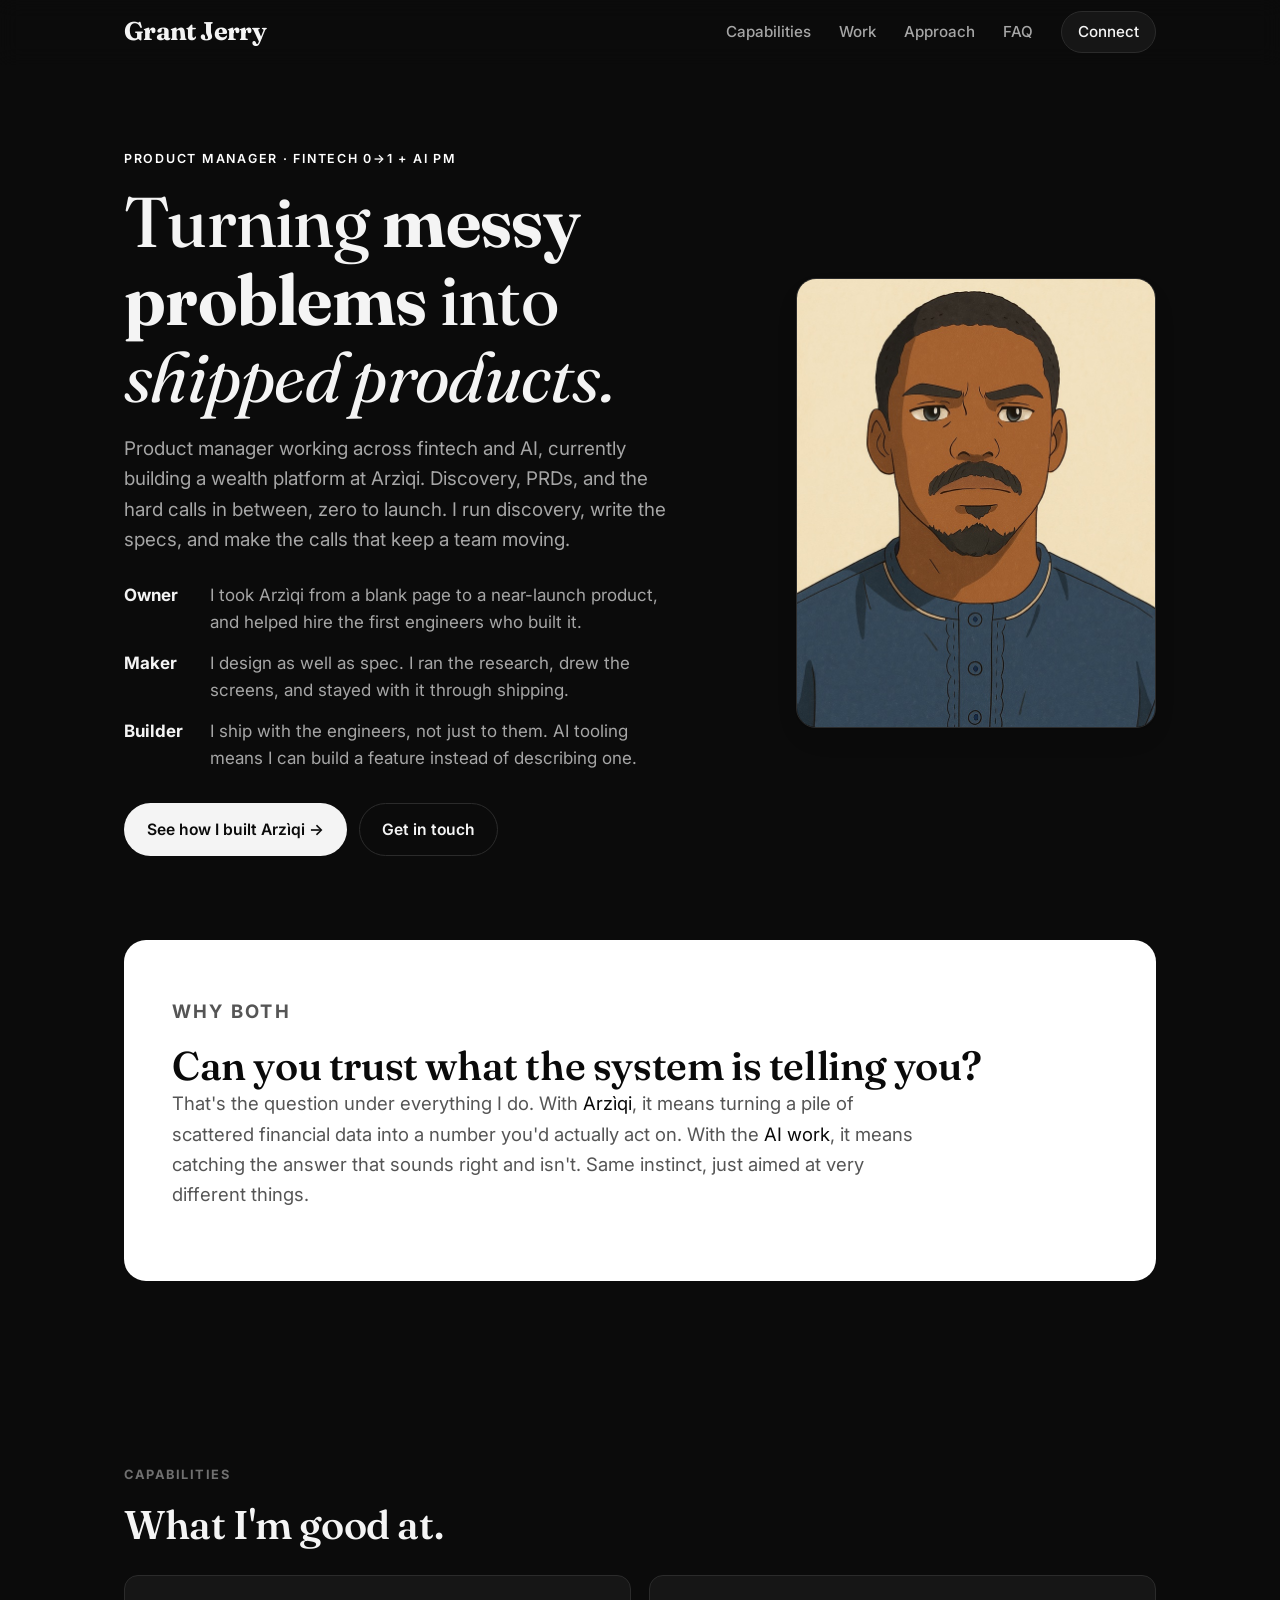
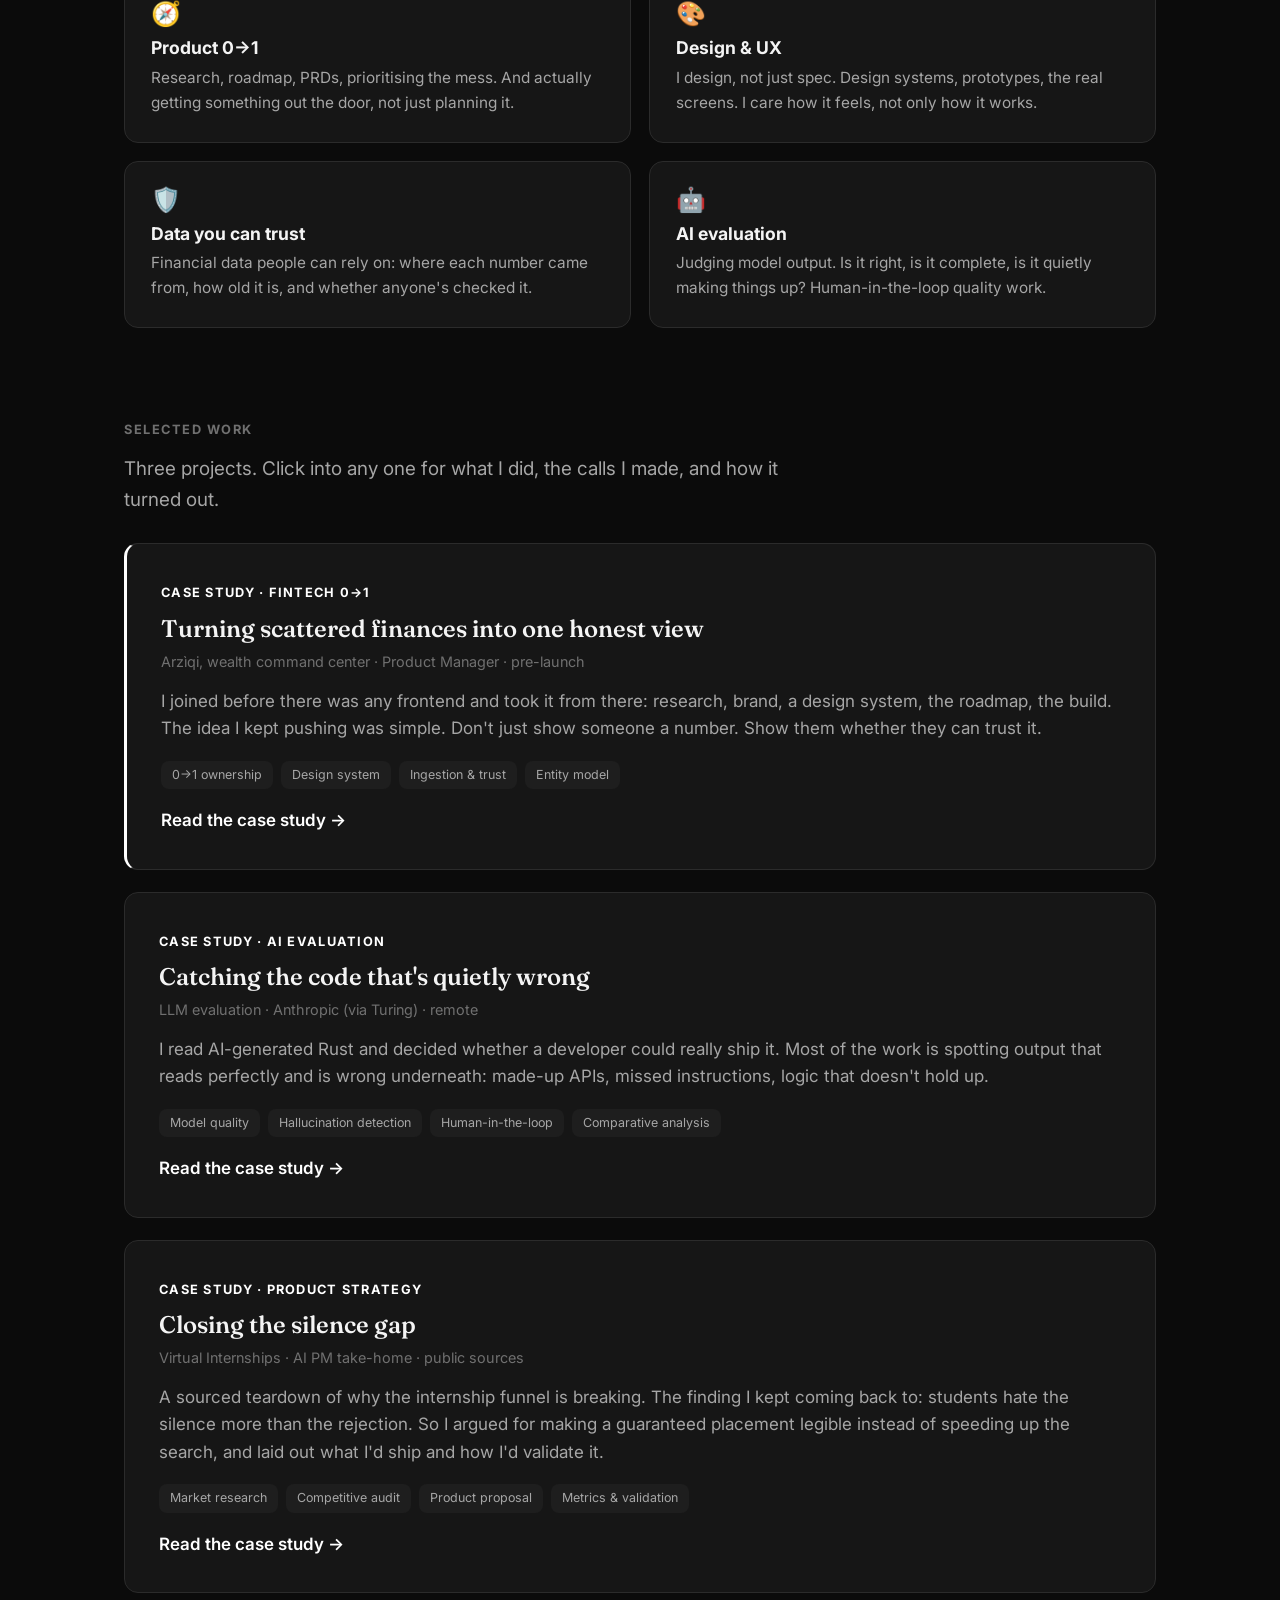
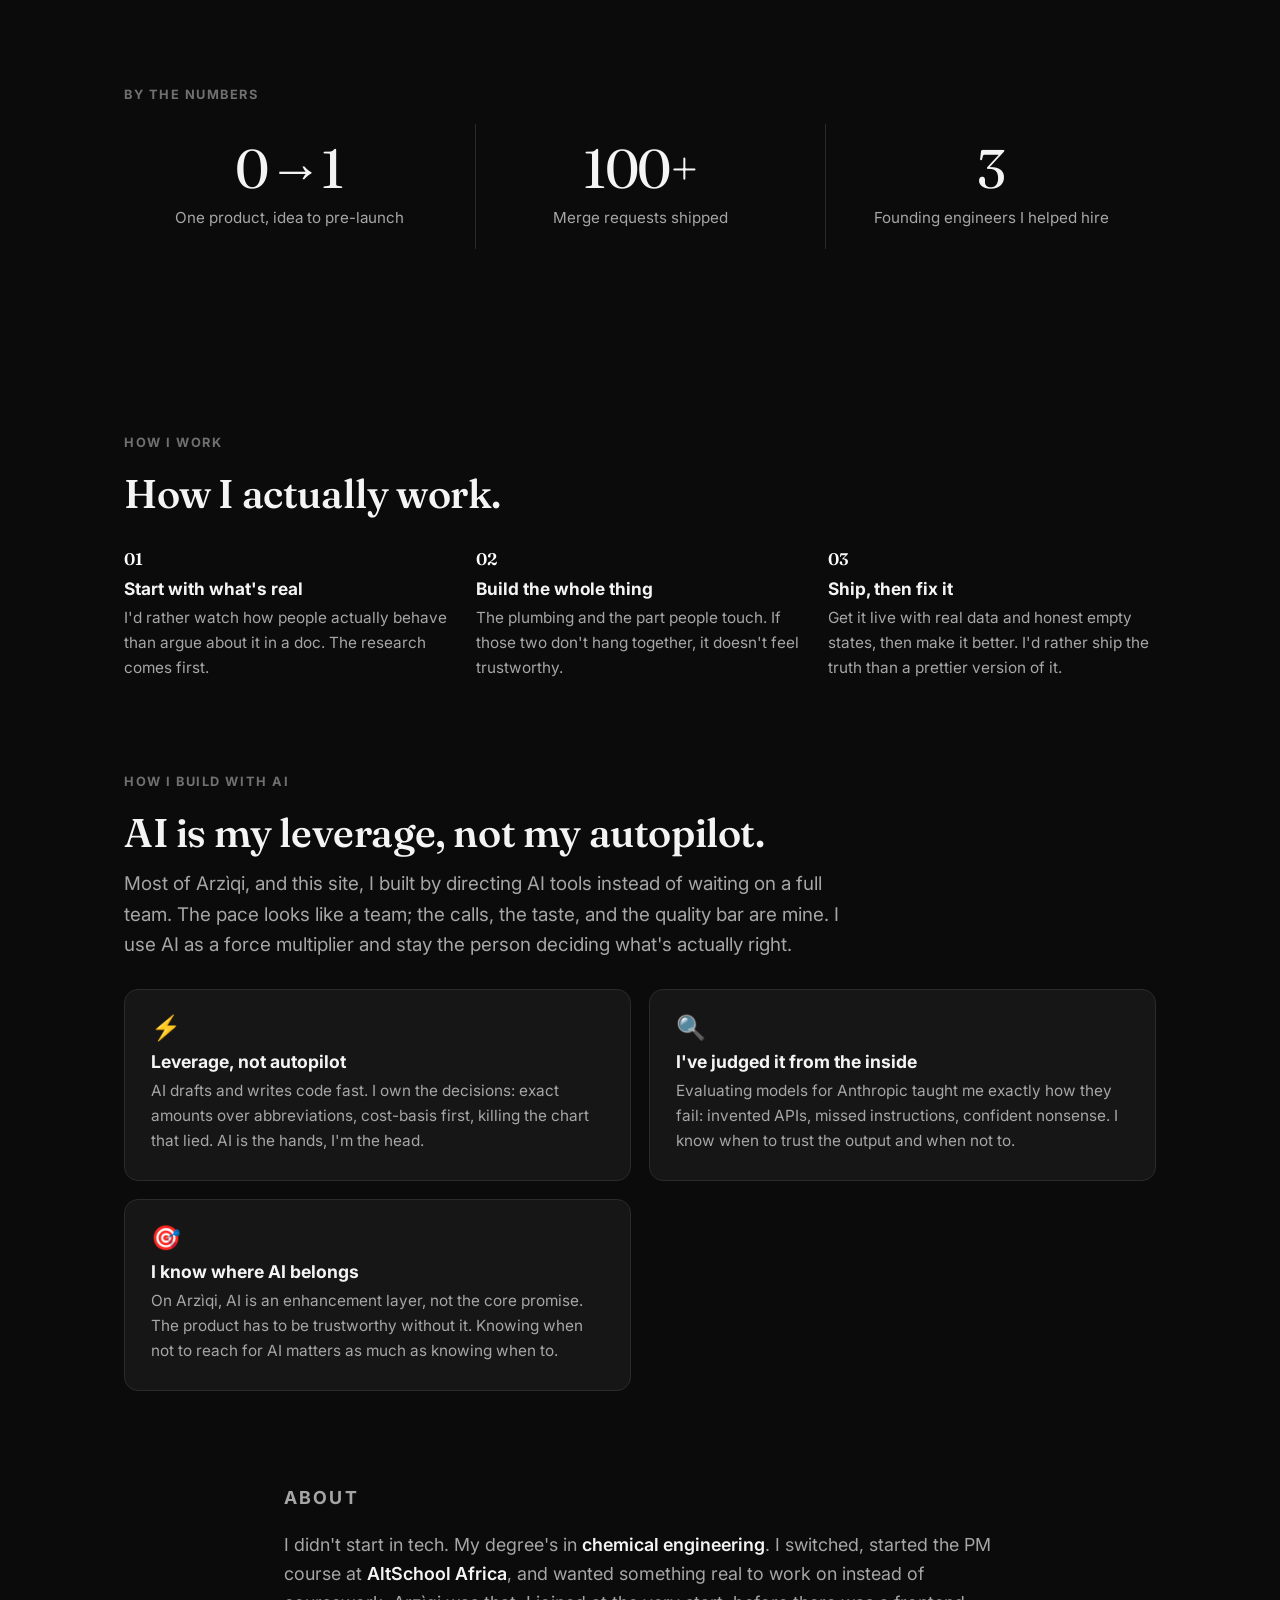
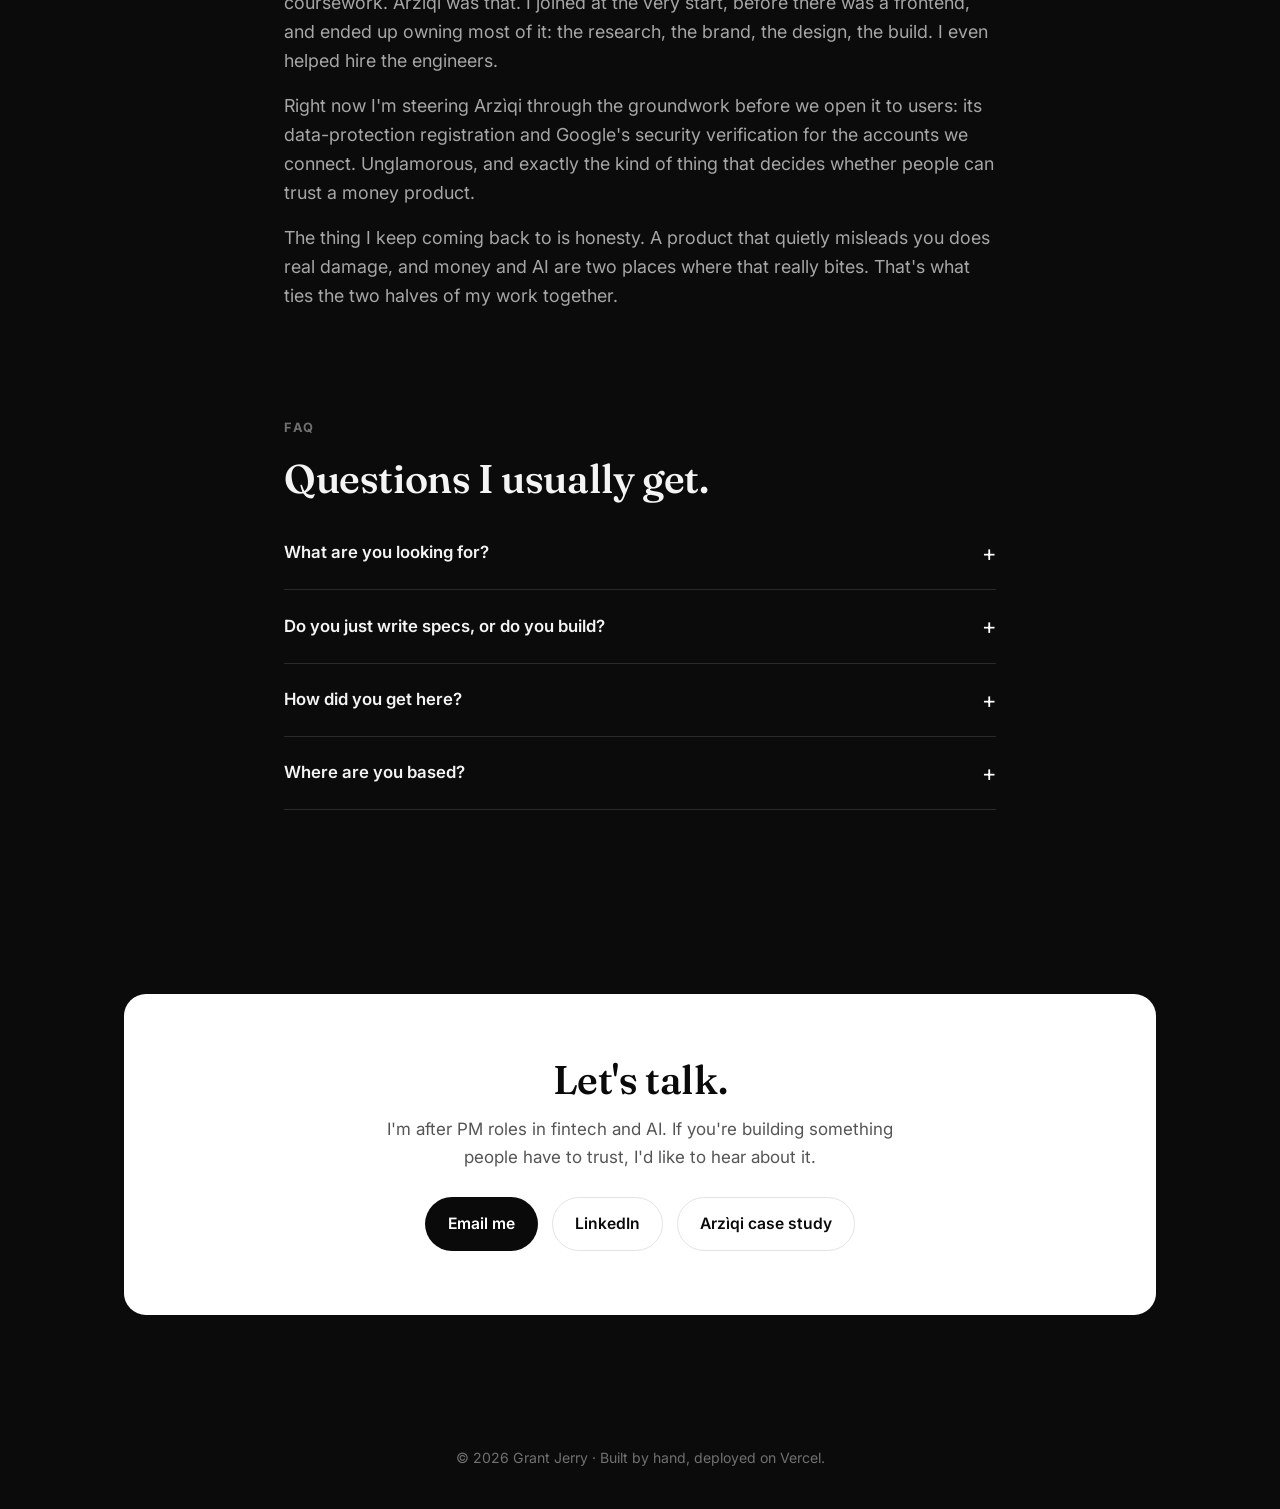
<file: index.html>
<!DOCTYPE html>
<html lang="en">
<head>
  <meta charset="UTF-8" />
  <meta name="viewport" content="width=device-width, initial-scale=1.0" />
  <title>Grant Jerry, Product Manager (Fintech 0→1 · AI Evaluation)</title>
  <meta name="description" content="Grant Jerry, a product manager who makes money and machines trustworthy: African fintech 0→1 (Arzìqi) and AI model evaluation." />
  <meta property="og:title" content="Grant Jerry, I make money and machines trustworthy" />
  <meta property="og:description" content="Product manager: African fintech 0→1 (Arzìqi) + AI evaluation. Can you trust what the system is telling you?" />
  <meta property="og:type" content="website" />
  <meta property="og:url" content="https://grantjerry.vercel.app/" />
  <meta property="og:image" content="https://grantjerry.vercel.app/assets/og.png" />
  <meta property="og:image:width" content="1200" />
  <meta property="og:image:height" content="630" />
  <meta name="twitter:card" content="summary_large_image" />
  <meta name="twitter:image" content="https://grantjerry.vercel.app/assets/og.png" />
  <link rel="icon" type="image/svg+xml" href="/assets/favicon.svg" />
  <link rel="icon" type="image/png" sizes="32x32" href="/assets/icon-32.png" />
  <link rel="apple-touch-icon" href="/assets/icon-180.png" />
  <link rel="preconnect" href="https://fonts.googleapis.com" />
  <link rel="preconnect" href="https://fonts.gstatic.com" crossorigin />
  <link href="https://fonts.googleapis.com/css2?family=Fraunces:ital,opsz,wght@0,9..144,400..700;1,9..144,400..700&family=Inter:wght@400;500;600;700&display=swap" rel="stylesheet" />
  <link rel="stylesheet" href="/styles/main.css" />
</head>
<body>
  <nav class="nav" id="nav">
    <div class="wrap nav-inner">
      <a class="brand" href="/">Grant Jerry</a>
      <button class="nav-toggle" id="navToggle" aria-label="Menu">☰</button>
      <div class="nav-links" id="navLinks">
        <a href="#capabilities">Capabilities</a>
        <a href="#work">Work</a>
        <a href="#approach">Approach</a>
        <a href="#faq">FAQ</a>
        <a class="nav-cta" href="#contact">Connect</a>
      </div>
    </div>
  </nav>

  <!-- Hero -->
  <header class="hero">
    <div class="wrap">
      <div class="hero-grid">
        <div>
          <p class="eyebrow reveal">Product Manager · Fintech 0→1 + AI PM</p>
          <h1 class="reveal">Turning <span class="b">messy problems</span> into <span class="i">shipped products.</span></h1>
          <p class="lead reveal" style="max-width:47ch;margin-top:18px;">Product manager working across fintech and AI,
            currently building a wealth platform at <span class="accent">Arzìqi</span>. Discovery, PRDs, and the hard
            calls in between, zero to launch. I run discovery, write the specs, and make the calls that keep a team
            moving.</p>
          <div class="triad reveal">
            <div class="row"><span class="k">Owner</span><span class="v">I took Arzìqi from a blank page to a near-launch product, and helped hire the first engineers who built it.</span></div>
            <div class="row"><span class="k">Maker</span><span class="v">I design as well as spec. I ran the research, drew the screens, and stayed with it through shipping.</span></div>
            <div class="row"><span class="k">Builder</span><span class="v">I ship with the engineers, not just to them. AI tooling means I can build a feature instead of describing one.</span></div>
          </div>
          <div class="hero-cta reveal">
            <a class="btn btn-primary" href="/arziqi">See how I built Arzìqi →</a>
            <a class="btn btn-ghost" href="#contact">Get in touch</a>
          </div>
        </div>
        <div class="hero-photo reveal">
          <img src="/assets/photo.jpg" alt="Grant Jerry" />
        </div>
      </div>
    </div>
  </header>

  <!-- The through-line -->
  <section style="padding-top:20px;">
    <div class="wrap">
      <div class="band reveal">
        <p class="section-label">Why both</p>
        <h2>Can you trust what the system is telling you?</h2>
        <p>That's the question under everything I do. With <span class="accent">Arzìqi</span>, it means turning a pile
          of scattered financial data into a number you'd actually act on. With the <span class="accent">AI work</span>,
          it means catching the answer that sounds right and isn't. Same instinct, just aimed at very different things.</p>
      </div>
    </div>
  </section>

  <!-- Capabilities -->
  <section id="capabilities">
    <div class="wrap">
      <p class="section-label reveal">Capabilities</p>
      <h2 class="reveal" style="margin-bottom:28px;">What I'm good at.</h2>
      <div class="caps">
        <div class="cap reveal"><div class="ic">🧭</div><h3>Product 0→1</h3><p>Research, roadmap, PRDs, prioritising the mess. And actually getting something out the door, not just planning it.</p></div>
        <div class="cap reveal"><div class="ic">🎨</div><h3>Design &amp; UX</h3><p>I design, not just spec. Design systems, prototypes, the real screens. I care how it feels, not only how it works.</p></div>
        <div class="cap reveal"><div class="ic">🛡️</div><h3>Data you can trust</h3><p>Financial data people can rely on: where each number came from, how old it is, and whether anyone's checked it.</p></div>
        <div class="cap reveal"><div class="ic">🤖</div><h3>AI evaluation</h3><p>Judging model output. Is it right, is it complete, is it quietly making things up? Human-in-the-loop quality work.</p></div>
      </div>
    </div>
  </section>

  <!-- Selected work -->
  <section id="work" style="padding-top:0;">
    <div class="wrap">
      <p class="section-label reveal">Selected work</p>
      <p class="lead reveal" style="max-width:58ch;margin:-4px 0 28px;">Three projects. Click into any one for what I
        did, the calls I made, and how it turned out.</p>
      <div class="work-grid">
        <a class="card card-featured reveal" href="/arziqi">
          <span class="kicker">Case study · Fintech 0→1</span>
          <h3>Turning scattered finances into one honest view</h3>
          <p class="role">Arzìqi, wealth command center · Product Manager · pre-launch</p>
          <p>I joined before there was any frontend and took it from there: research, brand, a design system, the
            roadmap, the build. The idea I kept pushing was simple. Don't just show someone a number. Show them whether
            they can trust it.</p>
          <div class="tags">
            <span class="tag">0→1 ownership</span>
            <span class="tag">Design system</span>
            <span class="tag">Ingestion &amp; trust</span>
            <span class="tag">Entity model</span>
          </div>
          <span class="more">Read the case study →</span>
        </a>

        <a class="card reveal" href="/ai-evaluation">
          <span class="kicker">Case study · AI Evaluation</span>
          <h3>Catching the code that's quietly wrong</h3>
          <p class="role">LLM evaluation · Anthropic (via Turing) · remote</p>
          <p>I read AI-generated Rust and decided whether a developer could really ship it. Most of the work is spotting
            output that reads perfectly and is wrong underneath: made-up APIs, missed instructions, logic that doesn't
            hold up.</p>
          <div class="tags">
            <span class="tag">Model quality</span>
            <span class="tag">Hallucination detection</span>
            <span class="tag">Human-in-the-loop</span>
            <span class="tag">Comparative analysis</span>
          </div>
          <span class="more">Read the case study →</span>
        </a>

        <a class="card reveal" href="/silence-gap">
          <span class="kicker">Case study · Product strategy</span>
          <h3>Closing the silence gap</h3>
          <p class="role">Virtual Internships · AI PM take-home · public sources</p>
          <p>A sourced teardown of why the internship funnel is breaking. The finding I kept coming back to: students
            hate the silence more than the rejection. So I argued for making a guaranteed placement legible instead of
            speeding up the search, and laid out what I'd ship and how I'd validate it.</p>
          <div class="tags">
            <span class="tag">Market research</span>
            <span class="tag">Competitive audit</span>
            <span class="tag">Product proposal</span>
            <span class="tag">Metrics &amp; validation</span>
          </div>
          <span class="more">Read the case study →</span>
        </a>
      </div>
    </div>
  </section>

  <!-- By the numbers -->
  <section style="padding-top:0;">
    <div class="wrap">
      <p class="section-label reveal">By the numbers</p>
      <div class="stats reveal">
        <div class="stat"><div class="n">0→1</div><div class="l">One product, idea to pre-launch</div></div>
        <div class="stat"><div class="n">100+</div><div class="l">Merge requests shipped</div></div>
        <div class="stat"><div class="n">3</div><div class="l">Founding engineers I helped hire</div></div>
      </div>
    </div>
  </section>

  <!-- Approach / How I work -->
  <section id="approach">
    <div class="wrap">
      <p class="section-label reveal">How I work</p>
      <h2 class="reveal" style="margin-bottom:30px;">How I actually work.</h2>
      <div class="process">
        <div class="step reveal"><div class="n">01</div><h3>Start with what's real</h3><p>I'd rather watch how people actually behave than argue about it in a doc. The research comes first.</p></div>
        <div class="step reveal"><div class="n">02</div><h3>Build the whole thing</h3><p>The plumbing and the part people touch. If those two don't hang together, it doesn't feel trustworthy.</p></div>
        <div class="step reveal"><div class="n">03</div><h3>Ship, then fix it</h3><p>Get it live with real data and honest empty states, then make it better. I'd rather ship the truth than a prettier version of it.</p></div>
      </div>
    </div>
  </section>

  <!-- How I build with AI -->
  <section id="ai-native" style="padding-top:0;">
    <div class="wrap">
      <p class="section-label reveal">How I build with AI</p>
      <h2 class="reveal" style="margin-bottom:14px;">AI is my leverage, not my autopilot.</h2>
      <p class="lead reveal" style="max-width:60ch;margin:0 0 28px;">Most of Arzìqi, and this site, I built by
        directing AI tools instead of waiting on a full team. The pace looks like a team; the calls, the taste, and the
        quality bar are mine. I use AI as a force multiplier and stay the person deciding what's actually right.</p>
      <div class="caps">
        <div class="cap reveal"><div class="ic">⚡</div><h3>Leverage, not autopilot</h3><p>AI drafts and writes code fast. I own the decisions: exact amounts over abbreviations, cost-basis first, killing the chart that lied. AI is the hands, I'm the head.</p></div>
        <div class="cap reveal"><div class="ic">🔍</div><h3>I've judged it from the inside</h3><p>Evaluating models for Anthropic taught me exactly how they fail: invented APIs, missed instructions, confident nonsense. I know when to trust the output and when not to.</p></div>
        <div class="cap reveal"><div class="ic">🎯</div><h3>I know where AI belongs</h3><p>On Arzìqi, AI is an enhancement layer, not the core promise. The product has to be trustworthy without it. Knowing when not to reach for AI matters as much as knowing when to.</p></div>
      </div>
    </div>
  </section>

  <!-- Testimonial — hidden until a real quote is in hand. To restore, uncomment this block and
       drop in one or two lines from Mensaah or a founding engineer with their real name and role.
  <section id="words" style="padding-top:0;">
    <div class="wrap">
      <p class="section-label reveal">In their words</p>
      <div class="quote reveal">
        <p>“Real quote goes here.”</p>
        <div class="by">Name, Role</div>
      </div>
    </div>
  </section>
  -->

  <!-- About -->
  <section id="about" style="padding-top:0;">
    <div class="wrap narrow about">
      <p class="section-label reveal">About</p>
      <p class="reveal">I didn't start in tech. My degree's in <strong>chemical engineering</strong>. I switched,
        started the PM course at <strong>AltSchool Africa</strong>, and wanted something real to work on instead of
        coursework. Arzìqi was that. I joined at the very start, before there was a frontend, and ended up owning most of
        it: the research, the brand, the design, the build. I even helped hire the engineers.</p>
      <p class="reveal">Right now I'm steering Arzìqi through the groundwork before we open it to users: its data-protection
        registration and Google's security verification for the accounts we connect. Unglamorous, and exactly the kind of
        thing that decides whether people can trust a money product.</p>
      <p class="reveal">The thing I keep coming back to is honesty. A product that quietly misleads you does real damage,
        and money and AI are two places where that really bites. That's what ties the two halves of my work together.</p>
    </div>
  </section>

  <!-- FAQ -->
  <section id="faq" style="padding-top:0;">
    <div class="wrap narrow">
      <p class="section-label reveal">FAQ</p>
      <h2 class="reveal" style="margin-bottom:16px;">Questions I usually get.</h2>
      <div class="faq reveal">
        <details><summary>What are you looking for?</summary><p>A PM role in fintech or AI, ideally early-stage where I can own things end to end. Remote or hybrid is fine.</p></details>
        <details><summary>Do you just write specs, or do you build?</summary><p>I build. On Arzìqi I did the research, the UI and design system, the roadmap, and the delivery, and helped hire the engineers. I'm a designer-PM who ships.</p></details>
        <details><summary>How did you get here?</summary><p>Chemical engineering, then a switch into tech, the PM course at AltSchool Africa, and Arzìqi from concept to pre-launch. The AI-evaluation work with Anthropic runs alongside it.</p></details>
        <details><summary>Where are you based?</summary><p>Nigeria, working remotely across time zones.</p></details>
      </div>
    </div>
  </section>

  <!-- Contact -->
  <section id="contact">
    <div class="wrap">
      <div class="contact reveal">
        <h2>Let's talk.</h2>
        <p>I'm after PM roles in fintech and AI. If you're building something people have to trust, I'd like to hear
          about it.</p>
        <div class="links">
          <a class="btn btn-primary" href="mailto:jerrygrantmax@gmail.com">Email me</a>
          <a class="btn btn-ghost" href="https://linkedin.com/in/jerry-grant" target="_blank" rel="noopener">LinkedIn</a>
          <a class="btn btn-ghost" href="/arziqi">Arzìqi case study</a>
        </div>
      </div>
    </div>
  </section>

  <footer>
    <div class="wrap">© <span id="year"></span> Grant Jerry · Built by hand, deployed on Vercel.</div>
  </footer>

  <script src="/scripts/main.js"></script>
</body>
</html>
</file>
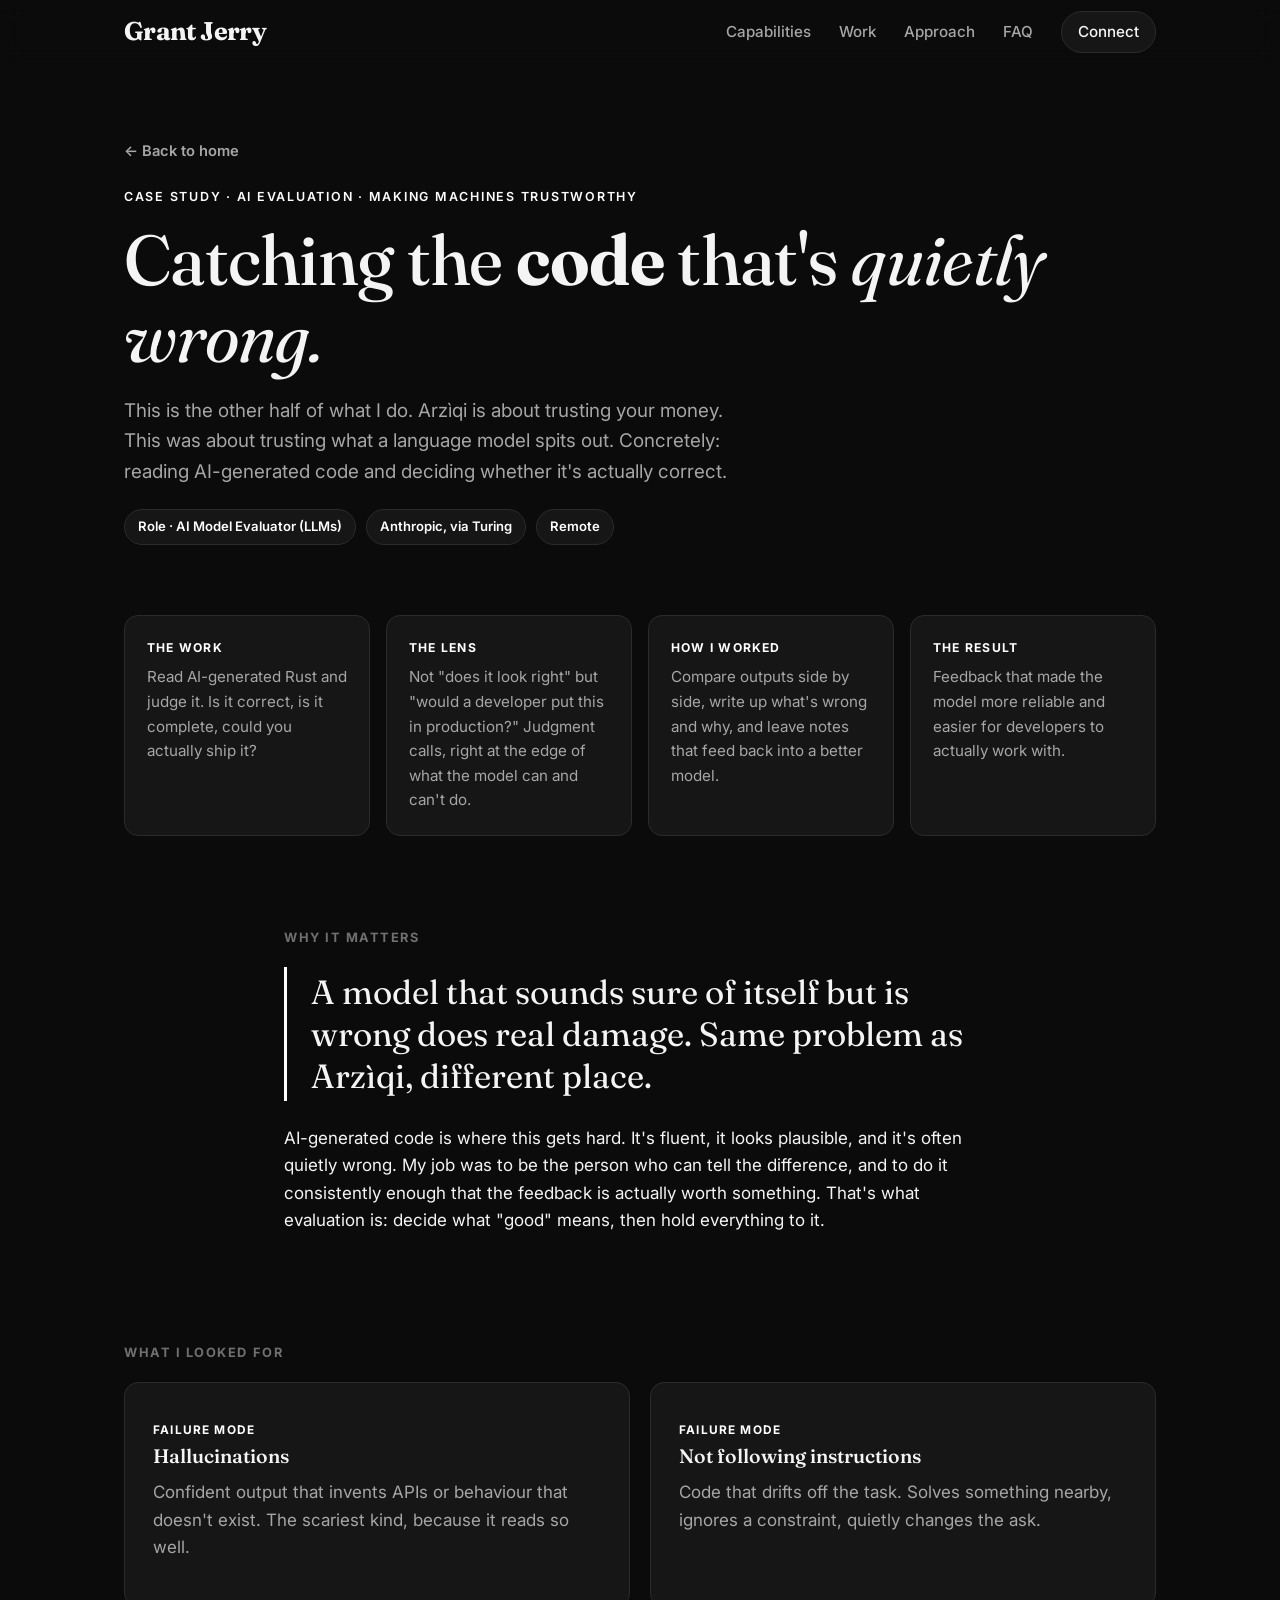
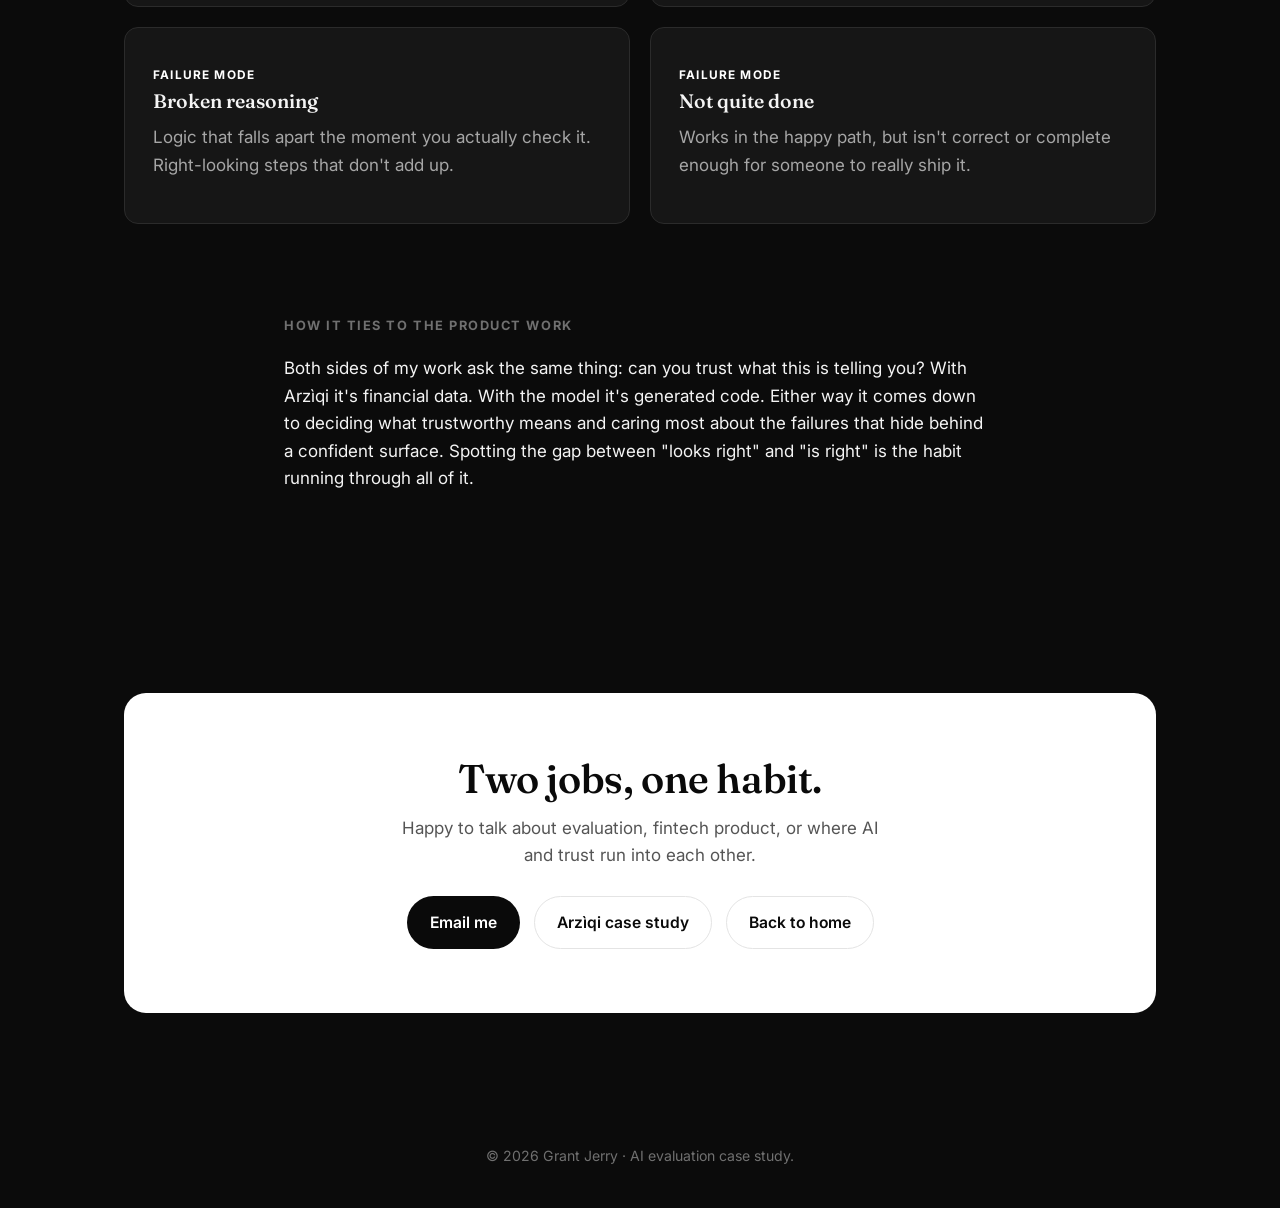
<file: ai-evaluation.html>
<!DOCTYPE html>
<html lang="en">
<head>
  <meta charset="UTF-8" />
  <meta name="viewport" content="width=device-width, initial-scale=1.0" />
  <title>AI Model Evaluation, Case Study · Grant Jerry</title>
  <meta name="description" content="Evaluating language models: deciding whether AI-generated code is actually good enough to ship. The other half of my work on trust." />
  <meta property="og:title" content="AI Model Evaluation, Case Study · Grant Jerry" />
  <meta property="og:description" content="Deciding whether AI-generated code is actually good enough to ship, the machine half of my work on trust." />
  <meta property="og:type" content="article" />
  <meta property="og:url" content="https://grantjerry.vercel.app/ai-evaluation" />
  <meta property="og:image" content="https://grantjerry.vercel.app/assets/og.png" />
  <meta name="twitter:card" content="summary_large_image" />
  <meta name="twitter:image" content="https://grantjerry.vercel.app/assets/og.png" />
  <link rel="icon" type="image/svg+xml" href="/assets/favicon.svg" />
  <link rel="icon" type="image/png" sizes="32x32" href="/assets/icon-32.png" />
  <link rel="apple-touch-icon" href="/assets/icon-180.png" />
  <link rel="preconnect" href="https://fonts.googleapis.com" />
  <link rel="preconnect" href="https://fonts.gstatic.com" crossorigin />
  <link href="https://fonts.googleapis.com/css2?family=Fraunces:ital,opsz,wght@0,9..144,400..700;1,9..144,400..700&family=Inter:wght@400;500;600;700&display=swap" rel="stylesheet" />
  <link rel="stylesheet" href="/styles/main.css" />
</head>
<body>
  <nav class="nav" id="nav">
    <div class="wrap nav-inner">
      <a class="brand" href="/">Grant Jerry</a>
      <button class="nav-toggle" id="navToggle" aria-label="Menu">☰</button>
      <div class="nav-links" id="navLinks">
        <a href="/#capabilities">Capabilities</a>
        <a href="/#work">Work</a>
        <a href="/#approach">Approach</a>
        <a href="/#faq">FAQ</a>
        <a class="nav-cta" href="/#contact">Connect</a>
      </div>
    </div>
  </nav>

  <header class="cs-hero">
    <div class="wrap">
      <a class="back" href="/">← Back to home</a>
      <p class="eyebrow" style="margin-top:22px;">Case study · AI evaluation · Making machines trustworthy</p>
      <h1>Catching the <span class="b">code</span> that's <span class="i">quietly wrong.</span></h1>
      <p class="lead" style="max-width:52ch;margin-top:20px;">This is the other half of what I do. Arzìqi is about
        trusting your money. This was about trusting what a language model spits out. Concretely: reading AI-generated
        code and deciding whether it's actually correct.</p>
      <div class="cs-meta">
        <span class="chip">Role · AI Model Evaluator (LLMs)</span>
        <span class="chip">Anthropic, via Turing</span>
        <span class="chip">Remote</span>
      </div>
    </div>
  </header>

  <section style="padding-top:30px;">
    <div class="wrap">
      <div class="glance reveal">
        <div class="box"><h4>The work</h4><p>Read AI-generated Rust and judge it. Is it correct, is it complete, could you actually ship it?</p></div>
        <div class="box"><h4>The lens</h4><p>Not "does it look right" but "would a developer put this in production?" Judgment calls, right at the edge of what the model can and can't do.</p></div>
        <div class="box"><h4>How I worked</h4><p>Compare outputs side by side, write up what's wrong and why, and leave notes that feed back into a better model.</p></div>
        <div class="box"><h4>The result</h4><p>Feedback that made the model more reliable and easier for developers to actually work with.</p></div>
      </div>
    </div>
  </section>

  <section class="prose" style="padding-top:0;">
    <div class="wrap narrow">
      <p class="section-label reveal">Why it matters</p>
      <p class="pull reveal">A model that sounds sure of itself but is wrong does real damage. Same problem as Arzìqi, different place.</p>
      <p class="reveal">AI-generated code is where this gets hard. It's fluent, it looks plausible, and it's often
        quietly wrong. My job was to be the person who can tell the difference, and to do it consistently enough that the
        feedback is actually worth something. That's what evaluation is: decide what "good" means, then hold everything
        to it.</p>
    </div>
  </section>

  <section style="padding-top:0;">
    <div class="wrap">
      <p class="section-label reveal">What I looked for</p>
      <div class="decisions reveal">
        <div class="decision">
          <div class="type">Failure mode</div>
          <h3>Hallucinations</h3>
          <p class="muted">Confident output that invents APIs or behaviour that doesn't exist. The scariest kind, because it reads so well.</p>
        </div>
        <div class="decision">
          <div class="type">Failure mode</div>
          <h3>Not following instructions</h3>
          <p class="muted">Code that drifts off the task. Solves something nearby, ignores a constraint, quietly changes the ask.</p>
        </div>
        <div class="decision">
          <div class="type">Failure mode</div>
          <h3>Broken reasoning</h3>
          <p class="muted">Logic that falls apart the moment you actually check it. Right-looking steps that don't add up.</p>
        </div>
        <div class="decision">
          <div class="type">Failure mode</div>
          <h3>Not quite done</h3>
          <p class="muted">Works in the happy path, but isn't correct or complete enough for someone to really ship it.</p>
        </div>
      </div>
    </div>
  </section>

  <section class="prose" style="padding-top:0;">
    <div class="wrap narrow">
      <p class="section-label reveal">How it ties to the product work</p>
      <p class="reveal">Both sides of my work ask the same thing: can you trust what this is telling you? With Arzìqi
        it's financial data. With the model it's generated code. Either way it comes down to deciding what trustworthy
        means and caring most about the failures that hide behind a confident surface. Spotting the gap between "looks
        right" and "is right" is the habit running through all of it.</p>
    </div>
  </section>

  <section id="contact">
    <div class="wrap">
      <div class="contact reveal">
        <h2>Two jobs, one habit.</h2>
        <p>Happy to talk about evaluation, fintech product, or where AI and trust run into each other.</p>
        <div class="links">
          <a class="btn btn-primary" href="mailto:jerrygrantmax@gmail.com">Email me</a>
          <a class="btn btn-ghost" href="/arziqi">Arzìqi case study</a>
          <a class="btn btn-ghost" href="/">Back to home</a>
        </div>
      </div>
    </div>
  </section>

  <footer>
    <div class="wrap">© <span id="year"></span> Grant Jerry · AI evaluation case study.</div>
  </footer>

  <script src="/scripts/main.js"></script>
</body>
</html>
</file>
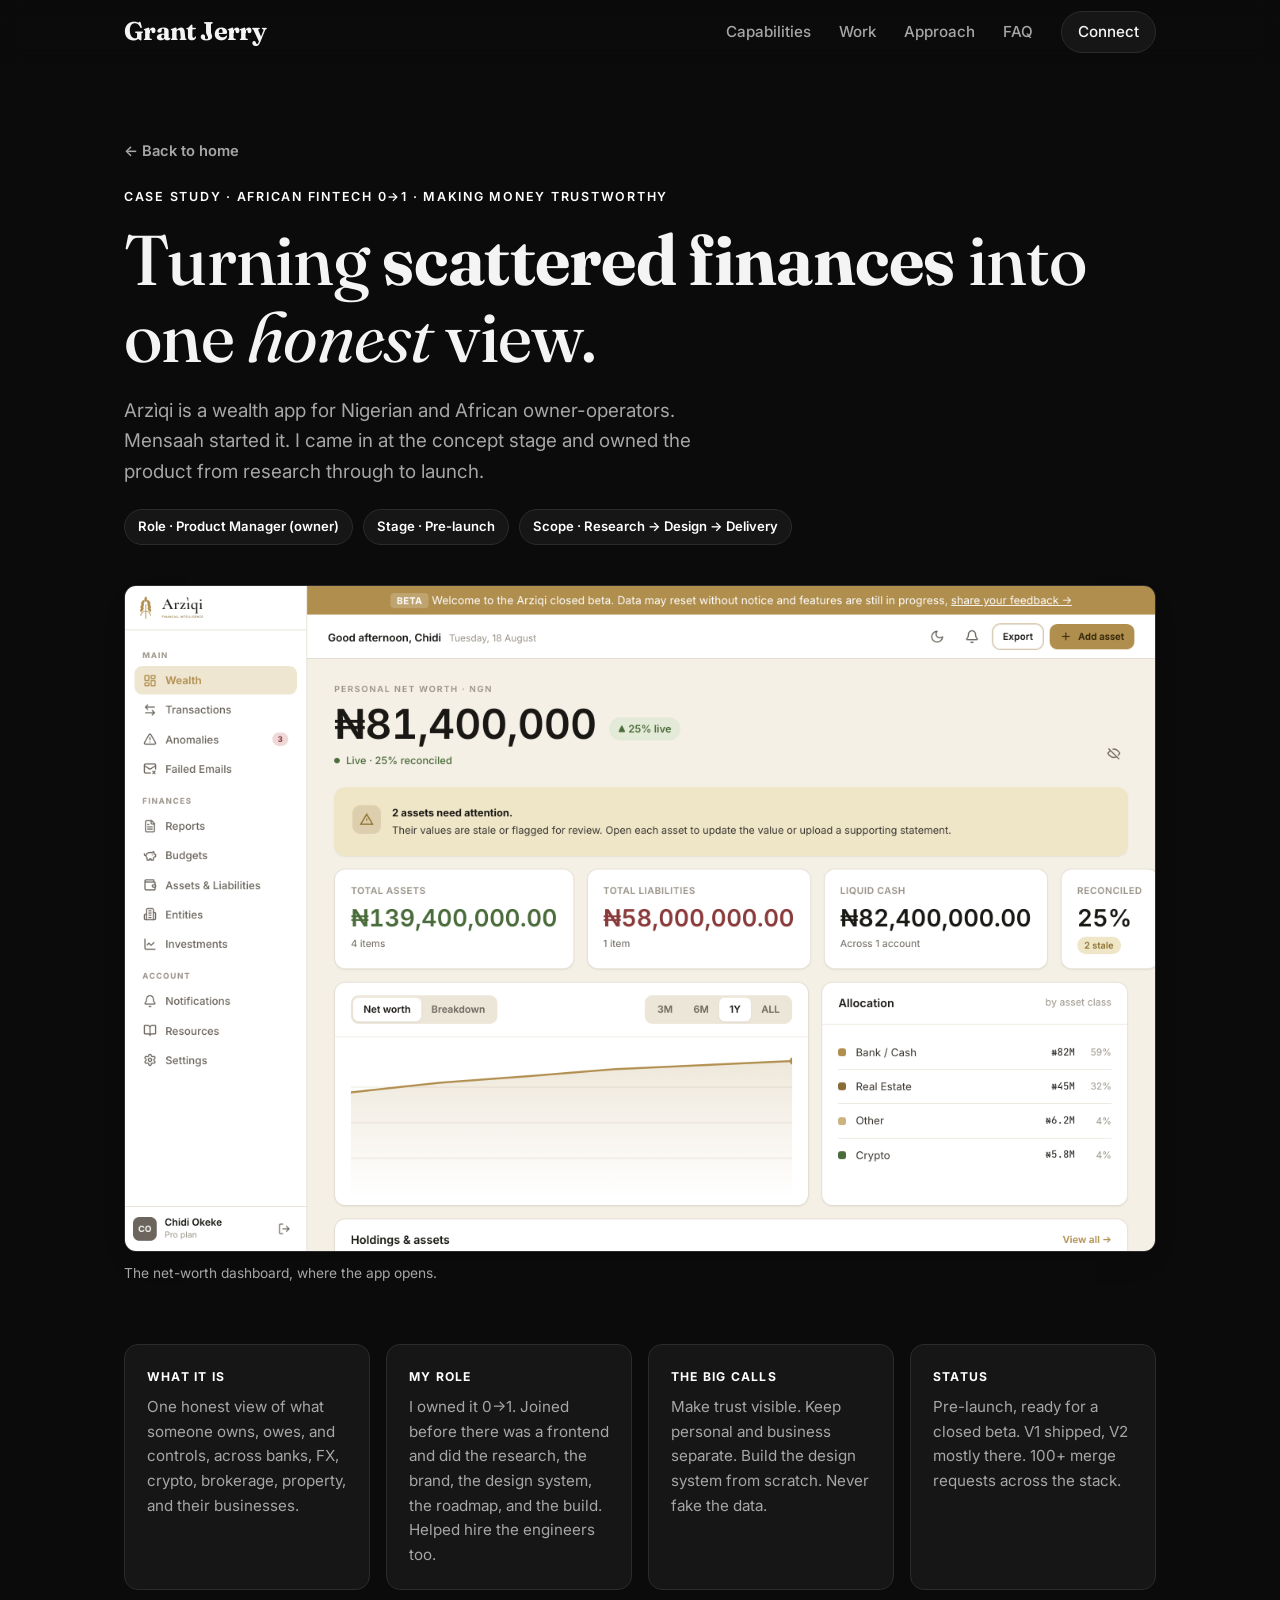
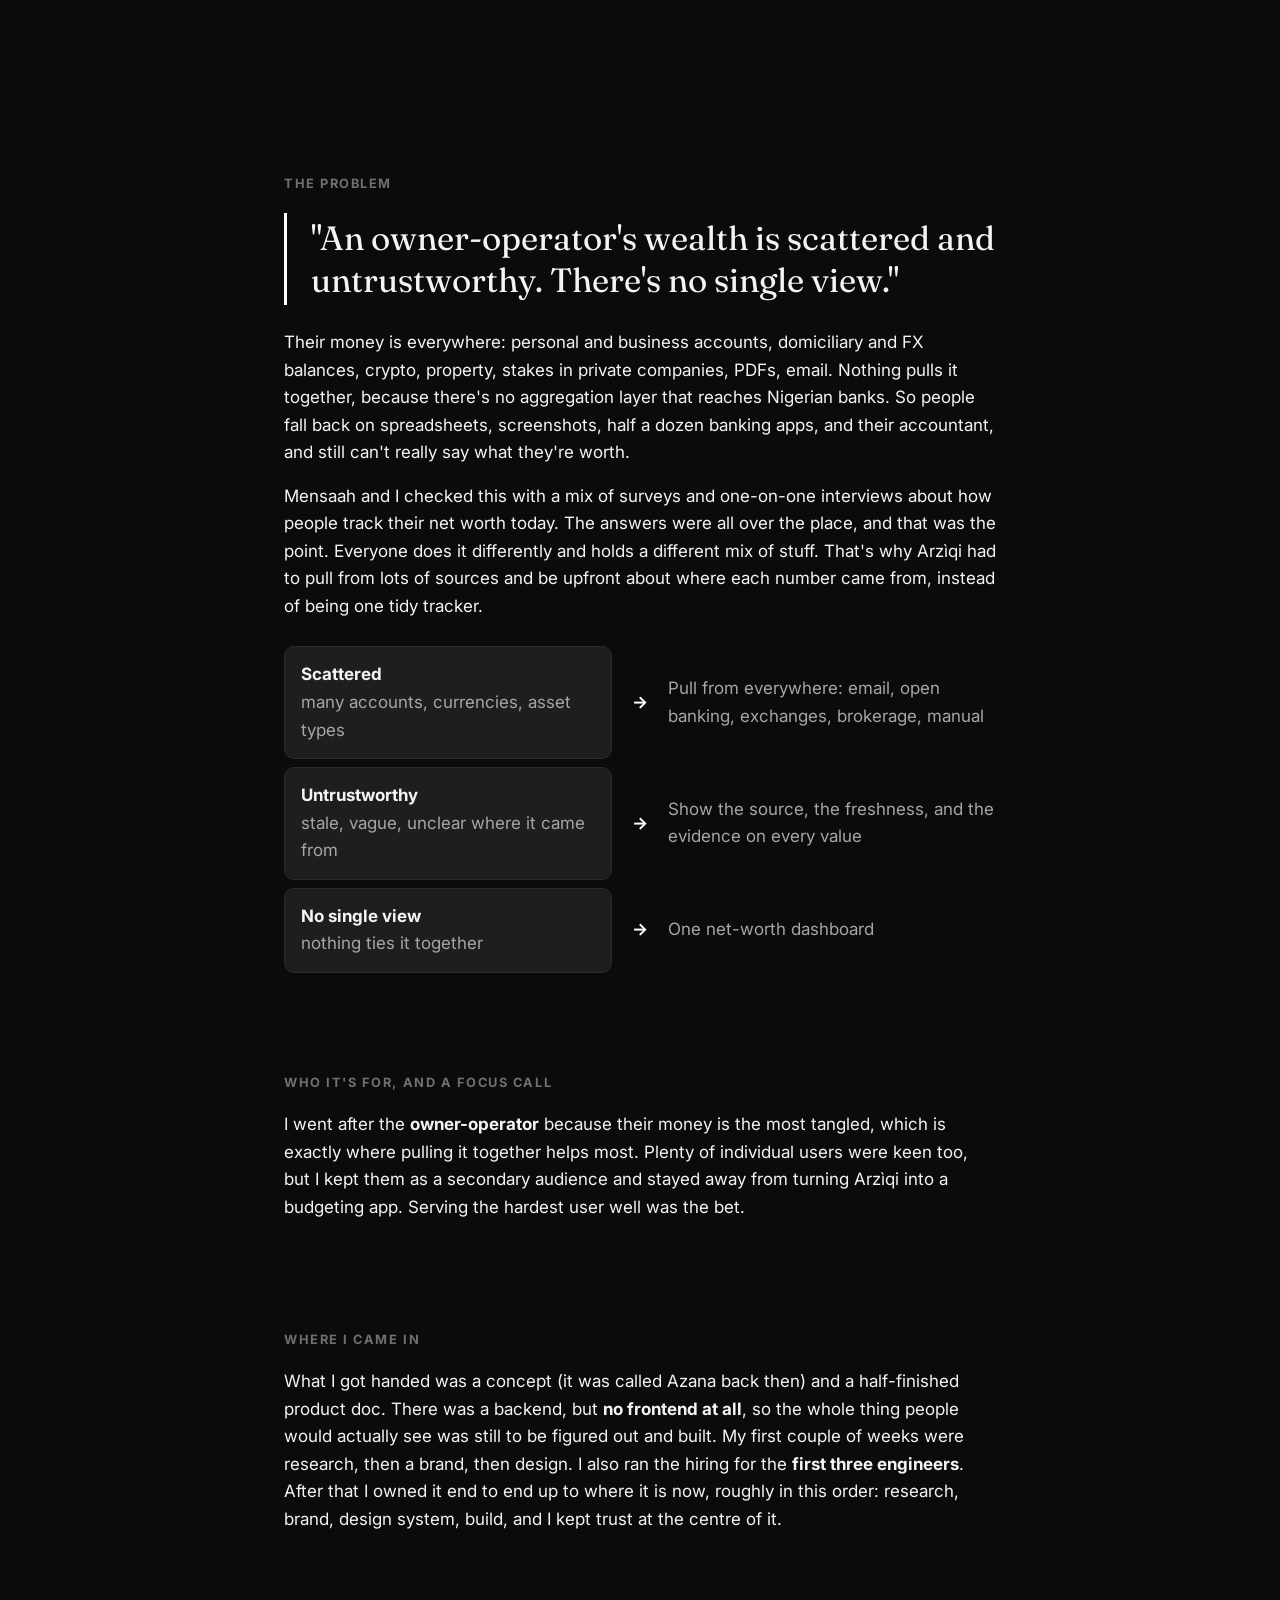
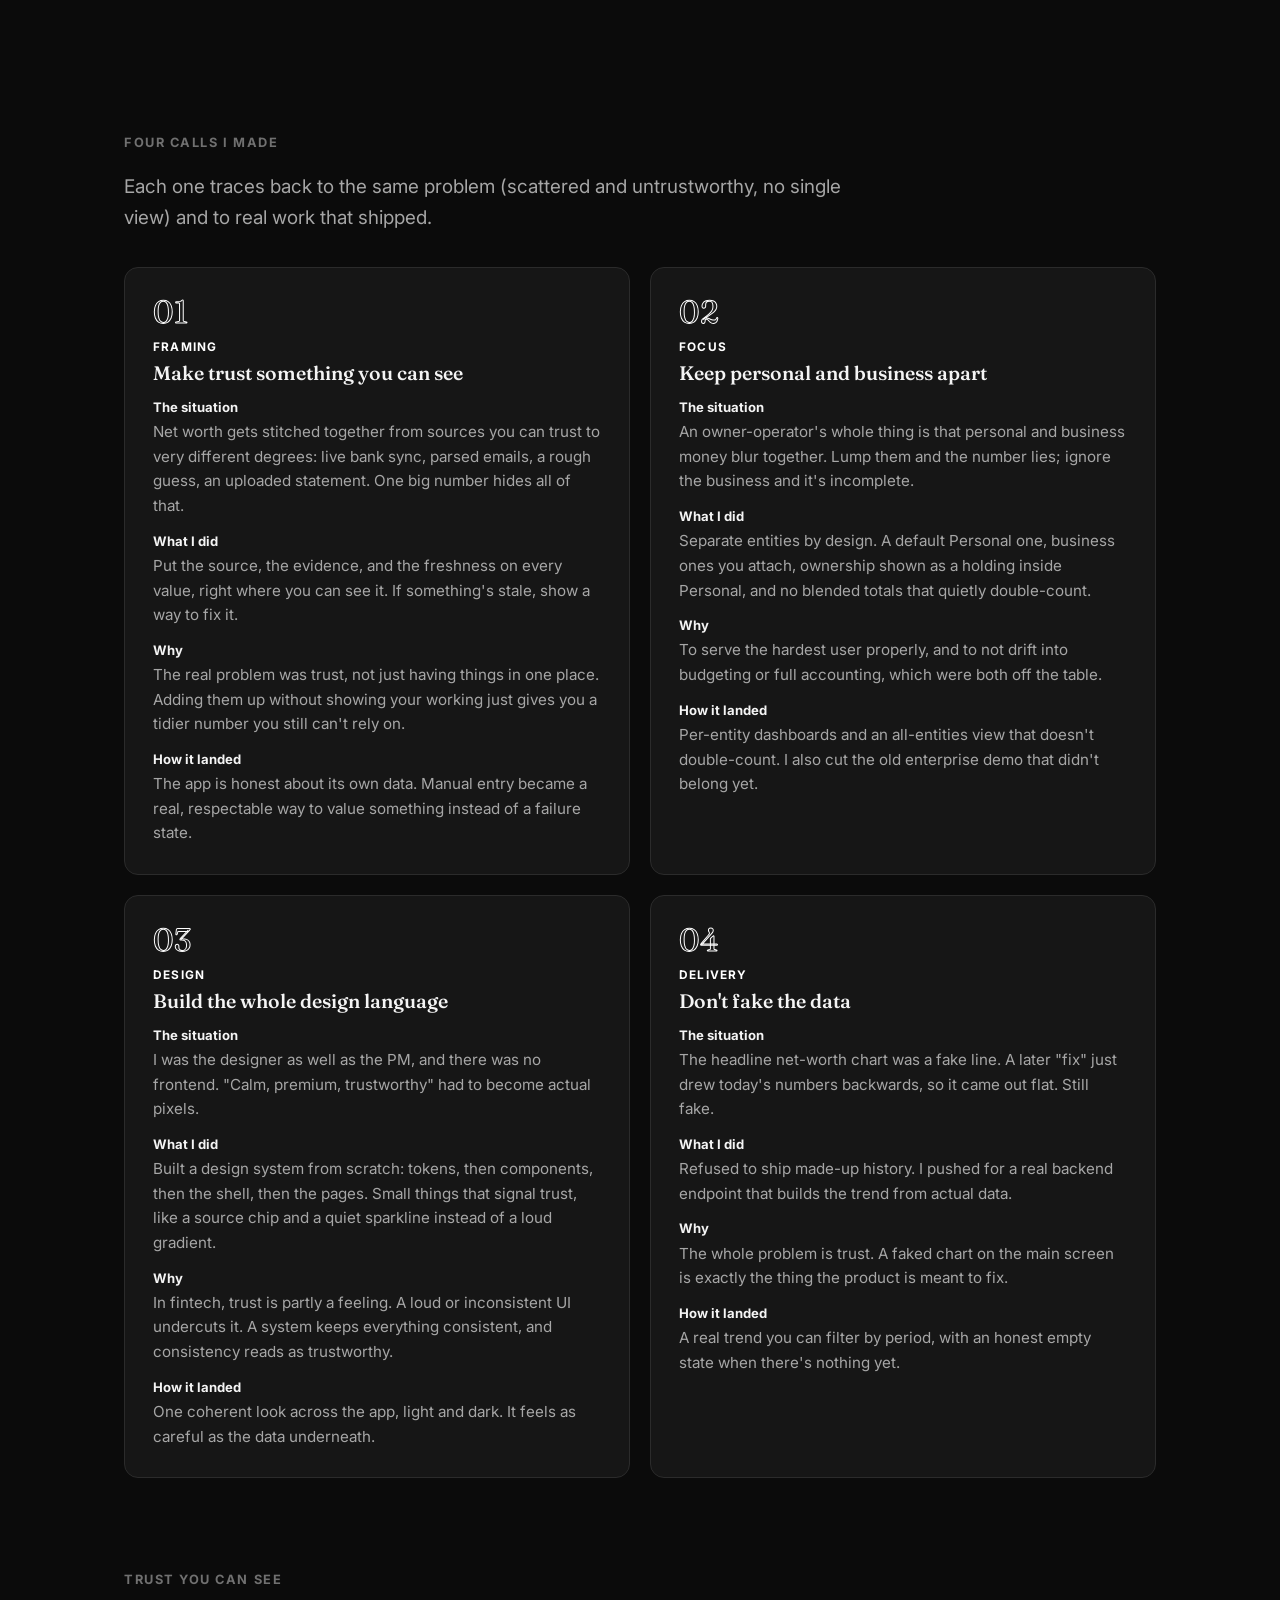
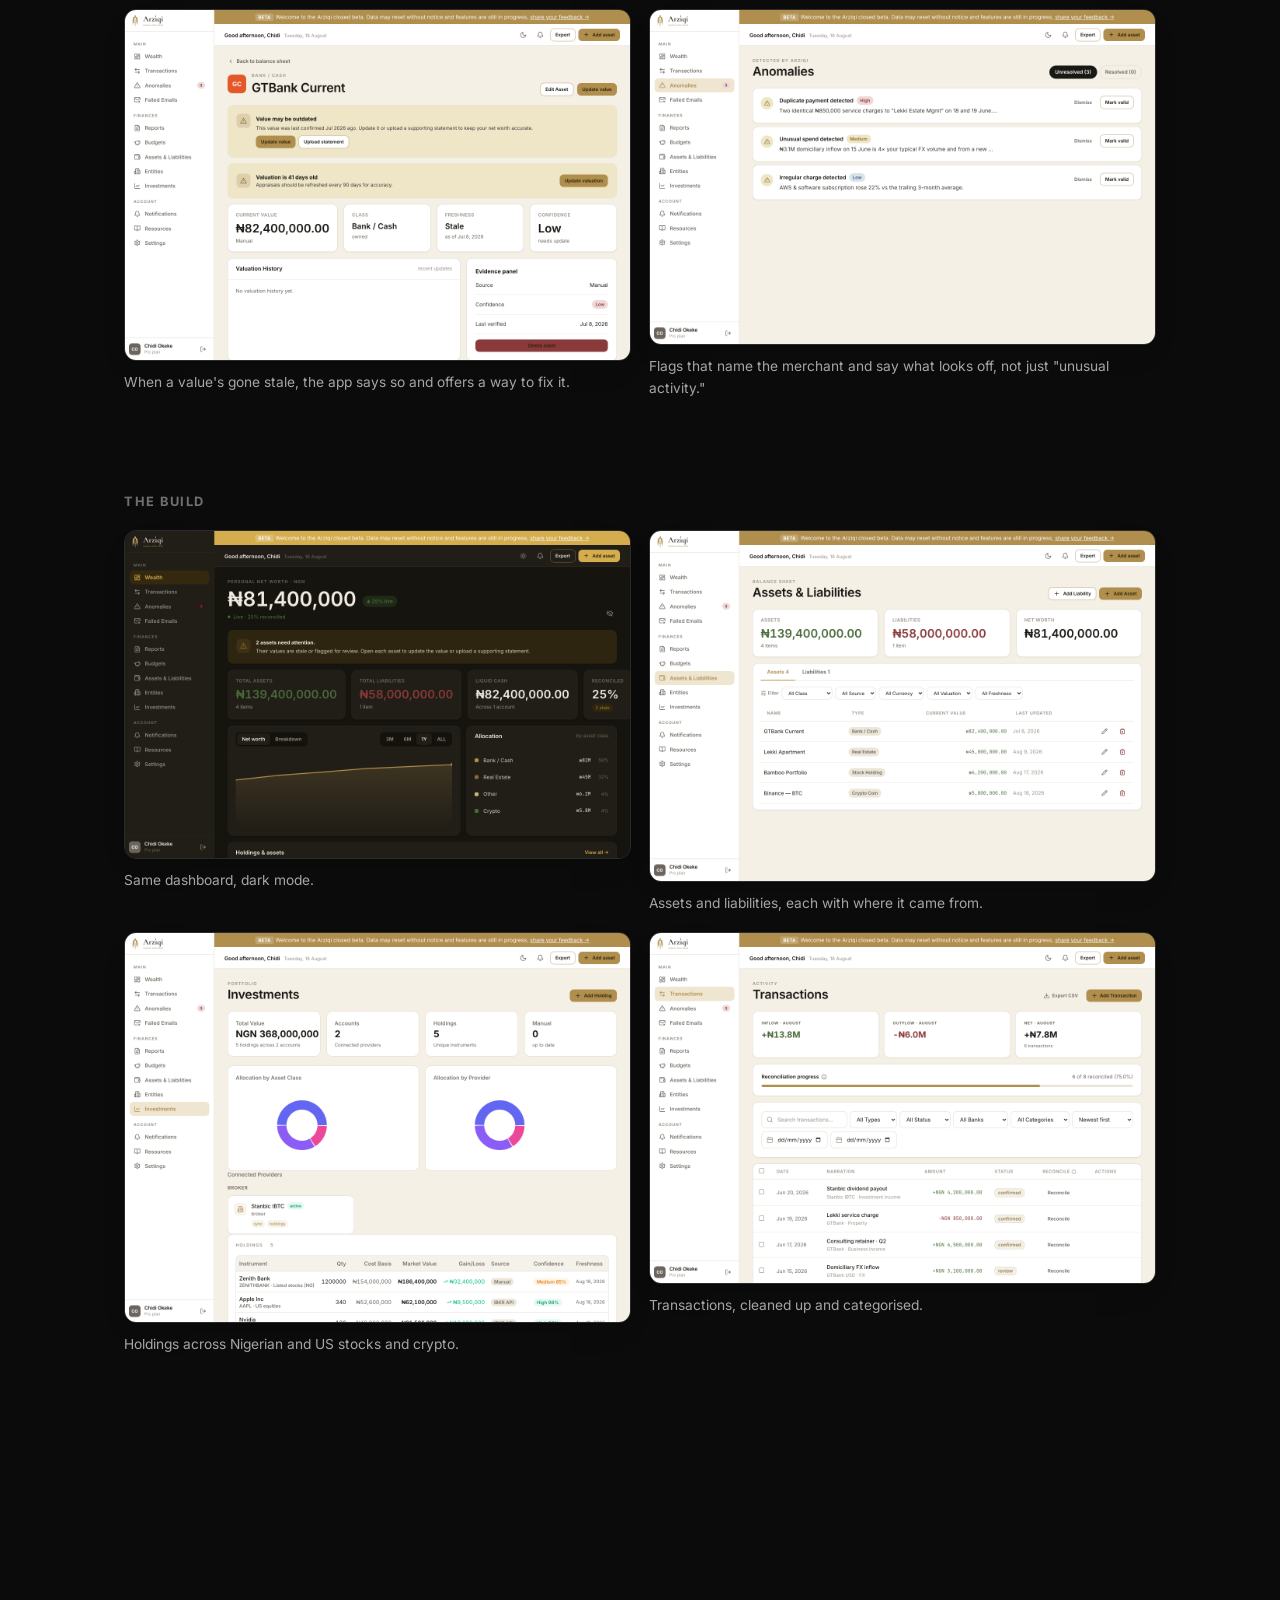
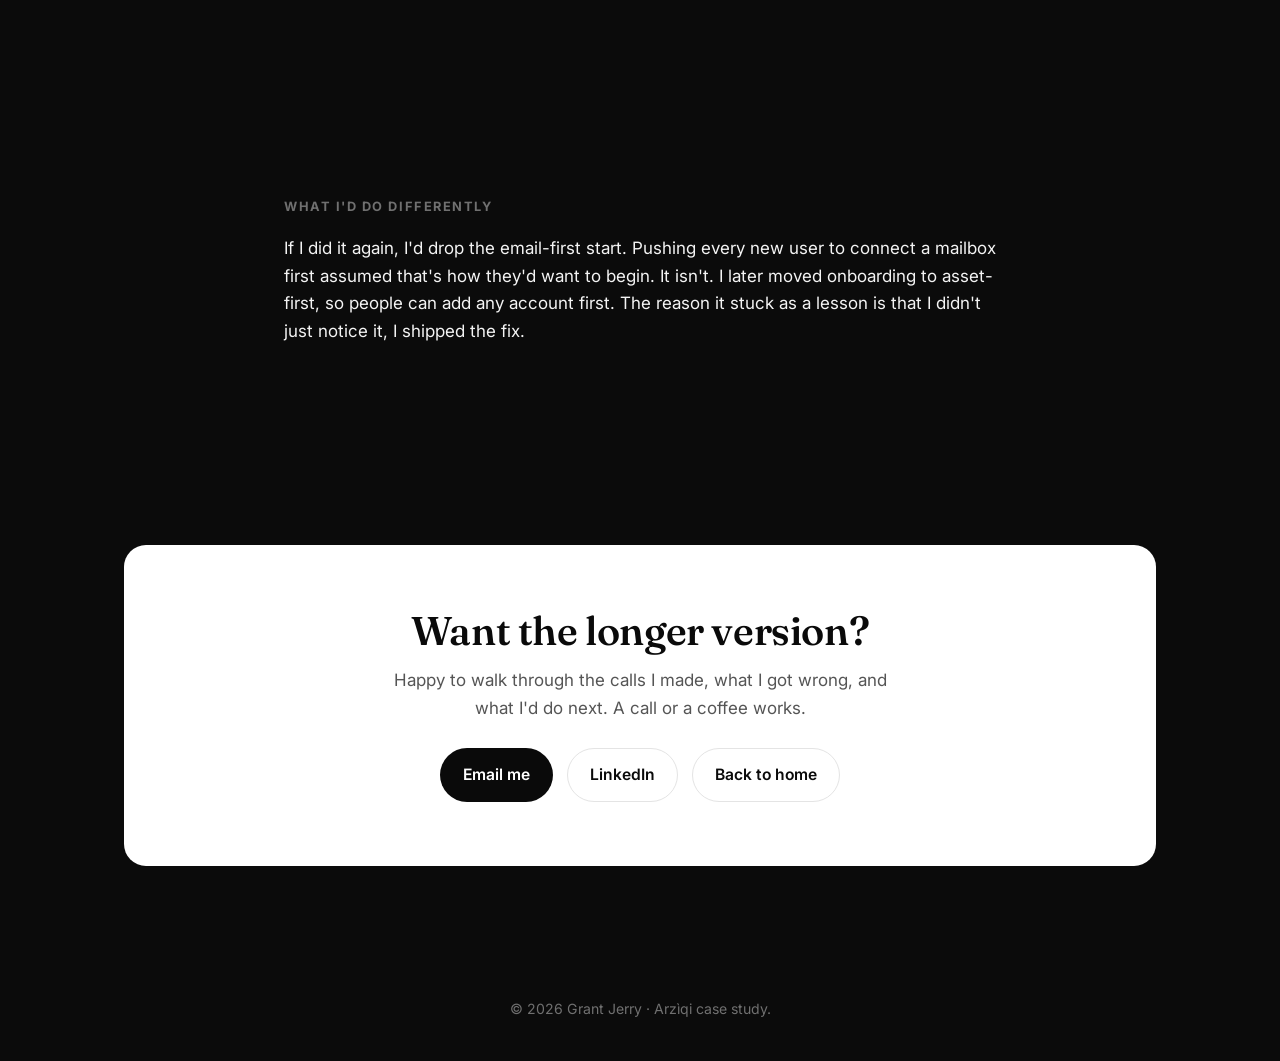
<file: arziqi.html>
<!DOCTYPE html>
<html lang="en">
<head>
  <meta charset="UTF-8" />
  <meta name="viewport" content="width=device-width, initial-scale=1.0" />
  <title>Arzìqi, Case Study · Grant Jerry</title>
  <meta name="description" content="Arzìqi: a wealth app for African owner-operators. How I owned it 0→1 and made trust something you can see." />
  <meta property="og:title" content="Arzìqi, Case Study · Grant Jerry" />
  <meta property="og:description" content="A wealth app for African owner-operators. How I owned it 0→1 and made trust something you can see." />
  <meta property="og:type" content="article" />
  <meta property="og:url" content="https://grantjerry.vercel.app/arziqi" />
  <meta property="og:image" content="https://grantjerry.vercel.app/assets/og.png" />
  <meta name="twitter:card" content="summary_large_image" />
  <meta name="twitter:image" content="https://grantjerry.vercel.app/assets/og.png" />
  <link rel="icon" type="image/svg+xml" href="/assets/favicon.svg" />
  <link rel="icon" type="image/png" sizes="32x32" href="/assets/icon-32.png" />
  <link rel="apple-touch-icon" href="/assets/icon-180.png" />
  <link rel="preconnect" href="https://fonts.googleapis.com" />
  <link rel="preconnect" href="https://fonts.gstatic.com" crossorigin />
  <link href="https://fonts.googleapis.com/css2?family=Fraunces:ital,opsz,wght@0,9..144,400..700;1,9..144,400..700&family=Inter:wght@400;500;600;700&display=swap" rel="stylesheet" />
  <link rel="stylesheet" href="/styles/main.css" />
</head>
<body>
  <nav class="nav" id="nav">
    <div class="wrap nav-inner">
      <a class="brand" href="/">Grant Jerry</a>
      <button class="nav-toggle" id="navToggle" aria-label="Menu">☰</button>
      <div class="nav-links" id="navLinks">
        <a href="/#capabilities">Capabilities</a>
        <a href="/#work">Work</a>
        <a href="/#approach">Approach</a>
        <a href="/#faq">FAQ</a>
        <a class="nav-cta" href="/#contact">Connect</a>
      </div>
    </div>
  </nav>

  <!-- Hero -->
  <header class="cs-hero">
    <div class="wrap">
      <a class="back" href="/">← Back to home</a>
      <p class="eyebrow" style="margin-top:22px;">Case study · African fintech 0→1 · Making money trustworthy</p>
      <h1>Turning <span class="b">scattered finances</span> into one <span class="i">honest</span> view.</h1>
      <p class="lead" style="max-width:52ch;margin-top:20px;">Arzìqi is a wealth app for Nigerian and African
        owner-operators. Mensaah started it. I came in at the concept stage and owned the product from research through
        to launch.</p>
      <div class="cs-meta">
        <span class="chip">Role · Product Manager (owner)</span>
        <span class="chip">Stage · Pre-launch</span>
        <span class="chip">Scope · Research → Design → Delivery</span>
      </div>
    </div>
  </header>

  <!-- Hero screenshot -->
  <div class="wrap" style="margin-bottom:40px;">
    <figure class="shot full reveal">
      <img src="/assets/screenshots/01-wealth-dashboard.png" alt="Arzìqi Wealth Dashboard, net worth, asset and liability tiles, trend, allocation" />
      <figcaption>The net-worth dashboard, where the app opens.</figcaption>
    </figure>
  </div>

  <!-- At a glance -->
  <section style="padding-top:20px;">
    <div class="wrap">
      <div class="glance reveal">
        <div class="box"><h4>What it is</h4><p>One honest view of what someone owns, owes, and controls, across banks, FX, crypto, brokerage, property, and their businesses.</p></div>
        <div class="box"><h4>My role</h4><p>I owned it 0→1. Joined before there was a frontend and did the research, the brand, the design system, the roadmap, and the build. Helped hire the engineers too.</p></div>
        <div class="box"><h4>The big calls</h4><p>Make trust visible. Keep personal and business separate. Build the design system from scratch. Never fake the data.</p></div>
        <div class="box"><h4>Status</h4><p>Pre-launch, ready for a closed beta. V1 shipped, V2 mostly there. 100+ merge requests across the stack.</p></div>
      </div>
    </div>
  </section>

  <!-- Problem -->
  <section class="prose">
    <div class="wrap narrow">
      <p class="section-label reveal">The problem</p>
      <p class="pull reveal">"An owner-operator's wealth is scattered and untrustworthy. There's no single view."</p>
      <p class="reveal">Their money is everywhere: personal and business accounts, domiciliary and FX balances, crypto,
        property, stakes in private companies, PDFs, email. Nothing pulls it together, because there's no aggregation
        layer that reaches Nigerian banks. So people fall back on spreadsheets, screenshots, half a dozen banking apps,
        and their accountant, and still can't really say what they're worth.</p>
      <p class="reveal">Mensaah and I checked this with a mix of surveys and one-on-one interviews about how people track
        their net worth today. The answers were all over the place, and that was the point. Everyone does it differently
        and holds a different mix of stuff. That's why Arzìqi had to pull from lots of sources and be upfront about where
        each number came from, instead of being one tidy tracker.</p>
    </div>
    <div class="wrap narrow" style="margin-top:26px;">
      <div class="map reveal">
        <div class="from"><b>Scattered</b><br><span class="muted">many accounts, currencies, asset types</span></div>
        <div class="arrow">→</div>
        <div class="to">Pull from everywhere: email, open banking, exchanges, brokerage, manual</div>
      </div>
      <div class="map reveal">
        <div class="from"><b>Untrustworthy</b><br><span class="muted">stale, vague, unclear where it came from</span></div>
        <div class="arrow">→</div>
        <div class="to">Show the source, the freshness, and the evidence on every value</div>
      </div>
      <div class="map reveal">
        <div class="from"><b>No single view</b><br><span class="muted">nothing ties it together</span></div>
        <div class="arrow">→</div>
        <div class="to">One net-worth dashboard</div>
      </div>
    </div>
  </section>

  <!-- Who it's for -->
  <section class="prose" style="padding-top:0;">
    <div class="wrap narrow">
      <p class="section-label reveal">Who it's for, and a focus call</p>
      <p class="reveal">I went after the <strong>owner-operator</strong> because their money is the most tangled, which
        is exactly where pulling it together helps most. Plenty of individual users were keen too, but I kept them as a
        secondary audience and stayed away from turning Arzìqi into a budgeting app. Serving the hardest user well was
        the bet.</p>
    </div>
  </section>

  <!-- Starting point -->
  <section class="prose" style="padding-top:0;">
    <div class="wrap narrow">
      <p class="section-label reveal">Where I came in</p>
      <p class="reveal">What I got handed was a concept (it was called Azana back then) and a half-finished product doc.
        There was a backend, but <strong>no frontend at all</strong>, so the whole thing people would actually see was
        still to be figured out and built. My first couple of weeks were research, then a brand, then design. I also ran
        the hiring for the <strong>first three engineers</strong>. After that I owned it end to end up to where it is
        now, roughly in this order: research, brand, design system, build, and I kept trust at the centre of it.</p>
    </div>
  </section>

  <!-- Decisions -->
  <section>
    <div class="wrap">
      <p class="section-label reveal">Four calls I made</p>
      <p class="lead reveal" style="max-width:60ch;margin-bottom:34px;">Each one traces back to the same problem
        (scattered and untrustworthy, no single view) and to real work that shipped.</p>
      <div class="decisions">
        <div class="decision reveal">
          <div class="num">01</div>
          <div class="type">Framing</div>
          <h3>Make trust something you can see</h3>
          <dl>
            <dt>The situation</dt><dd>Net worth gets stitched together from sources you can trust to very different degrees: live bank sync, parsed emails, a rough guess, an uploaded statement. One big number hides all of that.</dd>
            <dt>What I did</dt><dd>Put the source, the evidence, and the freshness on every value, right where you can see it. If something's stale, show a way to fix it.</dd>
            <dt>Why</dt><dd>The real problem was trust, not just having things in one place. Adding them up without showing your working just gives you a tidier number you still can't rely on.</dd>
            <dt>How it landed</dt><dd>The app is honest about its own data. Manual entry became a real, respectable way to value something instead of a failure state.</dd>
          </dl>
        </div>
        <div class="decision reveal">
          <div class="num">02</div>
          <div class="type">Focus</div>
          <h3>Keep personal and business apart</h3>
          <dl>
            <dt>The situation</dt><dd>An owner-operator's whole thing is that personal and business money blur together. Lump them and the number lies; ignore the business and it's incomplete.</dd>
            <dt>What I did</dt><dd>Separate entities by design. A default Personal one, business ones you attach, ownership shown as a holding inside Personal, and no blended totals that quietly double-count.</dd>
            <dt>Why</dt><dd>To serve the hardest user properly, and to not drift into budgeting or full accounting, which were both off the table.</dd>
            <dt>How it landed</dt><dd>Per-entity dashboards and an all-entities view that doesn't double-count. I also cut the old enterprise demo that didn't belong yet.</dd>
          </dl>
        </div>
        <div class="decision reveal">
          <div class="num">03</div>
          <div class="type">Design</div>
          <h3>Build the whole design language</h3>
          <dl>
            <dt>The situation</dt><dd>I was the designer as well as the PM, and there was no frontend. "Calm, premium, trustworthy" had to become actual pixels.</dd>
            <dt>What I did</dt><dd>Built a design system from scratch: tokens, then components, then the shell, then the pages. Small things that signal trust, like a source chip and a quiet sparkline instead of a loud gradient.</dd>
            <dt>Why</dt><dd>In fintech, trust is partly a feeling. A loud or inconsistent UI undercuts it. A system keeps everything consistent, and consistency reads as trustworthy.</dd>
            <dt>How it landed</dt><dd>One coherent look across the app, light and dark. It feels as careful as the data underneath.</dd>
          </dl>
        </div>
        <div class="decision reveal">
          <div class="num">04</div>
          <div class="type">Delivery</div>
          <h3>Don't fake the data</h3>
          <dl>
            <dt>The situation</dt><dd>The headline net-worth chart was a fake line. A later "fix" just drew today's numbers backwards, so it came out flat. Still fake.</dd>
            <dt>What I did</dt><dd>Refused to ship made-up history. I pushed for a real backend endpoint that builds the trend from actual data.</dd>
            <dt>Why</dt><dd>The whole problem is trust. A faked chart on the main screen is exactly the thing the product is meant to fix.</dd>
            <dt>How it landed</dt><dd>A real trend you can filter by period, with an honest empty state when there's nothing yet.</dd>
          </dl>
        </div>
      </div>
    </div>
  </section>

  <!-- Screens: framing + anomalies -->
  <section style="padding-top:0;">
    <div class="wrap">
      <p class="section-label reveal">Trust you can see</p>
      <div class="shots reveal">
        <figure class="shot">
          <img src="/assets/screenshots/02-asset-detail-freshness.png" alt="Asset detail with a freshness warning and source panel" />
          <figcaption>When a value's gone stale, the app says so and offers a way to fix it.</figcaption>
        </figure>
        <figure class="shot">
          <img src="/assets/screenshots/04-anomalies.png" alt="Anomalies that name the merchant and what looks off" />
          <figcaption>Flags that name the merchant and say what looks off, not just "unusual activity."</figcaption>
        </figure>
      </div>
    </div>
  </section>

  <!-- Craft showcase -->
  <section style="padding-top:0;">
    <div class="wrap">
      <p class="section-label reveal">The build</p>
      <div class="shots reveal">
        <figure class="shot">
          <img src="/assets/screenshots/01b-wealth-dashboard-dark.png" alt="Wealth dashboard in dark mode" />
          <figcaption>Same dashboard, dark mode.</figcaption>
        </figure>
        <figure class="shot">
          <img src="/assets/screenshots/03-assets-liabilities.png" alt="Assets and liabilities list" />
          <figcaption>Assets and liabilities, each with where it came from.</figcaption>
        </figure>
        <figure class="shot">
          <img src="/assets/screenshots/05-investments-brokerage.png" alt="Investments and brokerage holdings" />
          <figcaption>Holdings across Nigerian and US stocks and crypto.</figcaption>
        </figure>
        <figure class="shot">
          <img src="/assets/screenshots/06-transactions.png" alt="Transactions list" />
          <figcaption>Transactions, cleaned up and categorised.</figcaption>
        </figure>
      </div>
    </div>
  </section>

  <!-- Outcome -->
  <section class="prose" style="padding-top:0;">
    <div class="wrap narrow">
      <p class="section-label reveal">Where it's at</p>
      <p class="reveal">Arzìqi is pre-launch and ready for a closed beta. V1 (ingestion, parsing, transactions,
        dashboards, anomalies, assets and liabilities) is shipped. V2 (the net-worth dashboard, source-backed records,
        market pricing, evidence docs, the entity model, billing) is mostly there. I've pushed <strong>100+ merge
        requests</strong> across the rebrand, the design system, entities, onboarding, parser reliability, security, and
        the dashboard.</p>
      <p class="muted reveal" style="font-size:.95rem;">It hasn't launched, so there's no traction to point at yet.
        What's here is the thinking, the craft, and a product that's ready to go.</p>
    </div>
  </section>

  <!-- Reflection -->
  <section class="prose" style="padding-top:0;">
    <div class="wrap narrow">
      <p class="section-label reveal">What I'd do differently</p>
      <p class="reveal">If I did it again, I'd drop the email-first start. Pushing every new user to connect a mailbox
        first assumed that's how they'd want to begin. It isn't. I later moved onboarding to asset-first, so people can
        add any account first. The reason it stuck as a lesson is that I didn't just notice it, I shipped the fix.</p>
      <!-- TODO (Grant): add your answer to "what building Arzìqi taught me about being a PM" here. -->
      <!-- TODO (Grant): optionally add the story of the landing-page disagreement with the frontend engineer, and how it resolved. -->
    </div>
  </section>

  <!-- Contact -->
  <section id="contact">
    <div class="wrap">
      <div class="contact reveal">
        <h2>Want the longer version?</h2>
        <p>Happy to walk through the calls I made, what I got wrong, and what I'd do next. A call or a coffee works.</p>
        <div class="links">
          <a class="btn btn-primary" href="mailto:jerrygrantmax@gmail.com">Email me</a>
          <a class="btn btn-ghost" href="https://linkedin.com/in/jerry-grant" target="_blank" rel="noopener">LinkedIn</a>
          <a class="btn btn-ghost" href="/">Back to home</a>
        </div>
      </div>
    </div>
  </section>

  <footer>
    <div class="wrap">© <span id="year"></span> Grant Jerry · Arzìqi case study.</div>
  </footer>

  <script src="/scripts/main.js"></script>
</body>
</html>
</file>
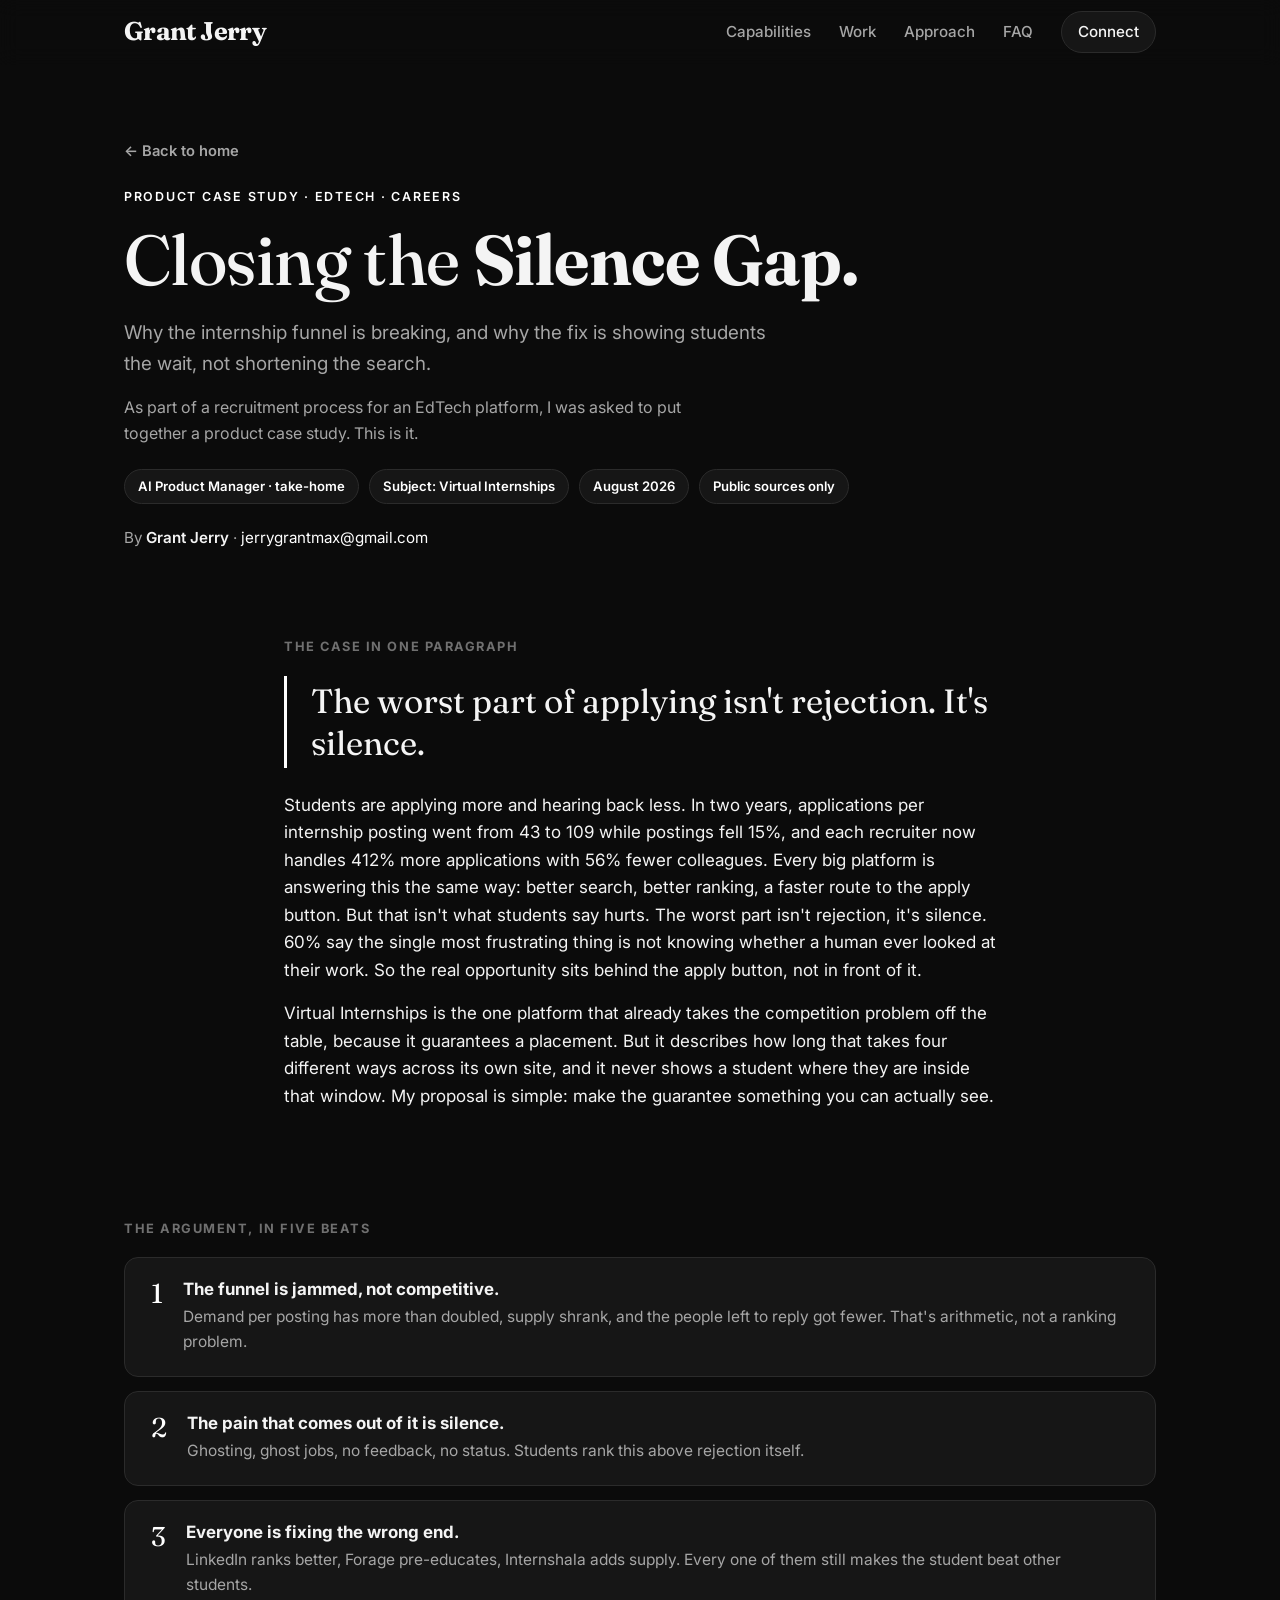
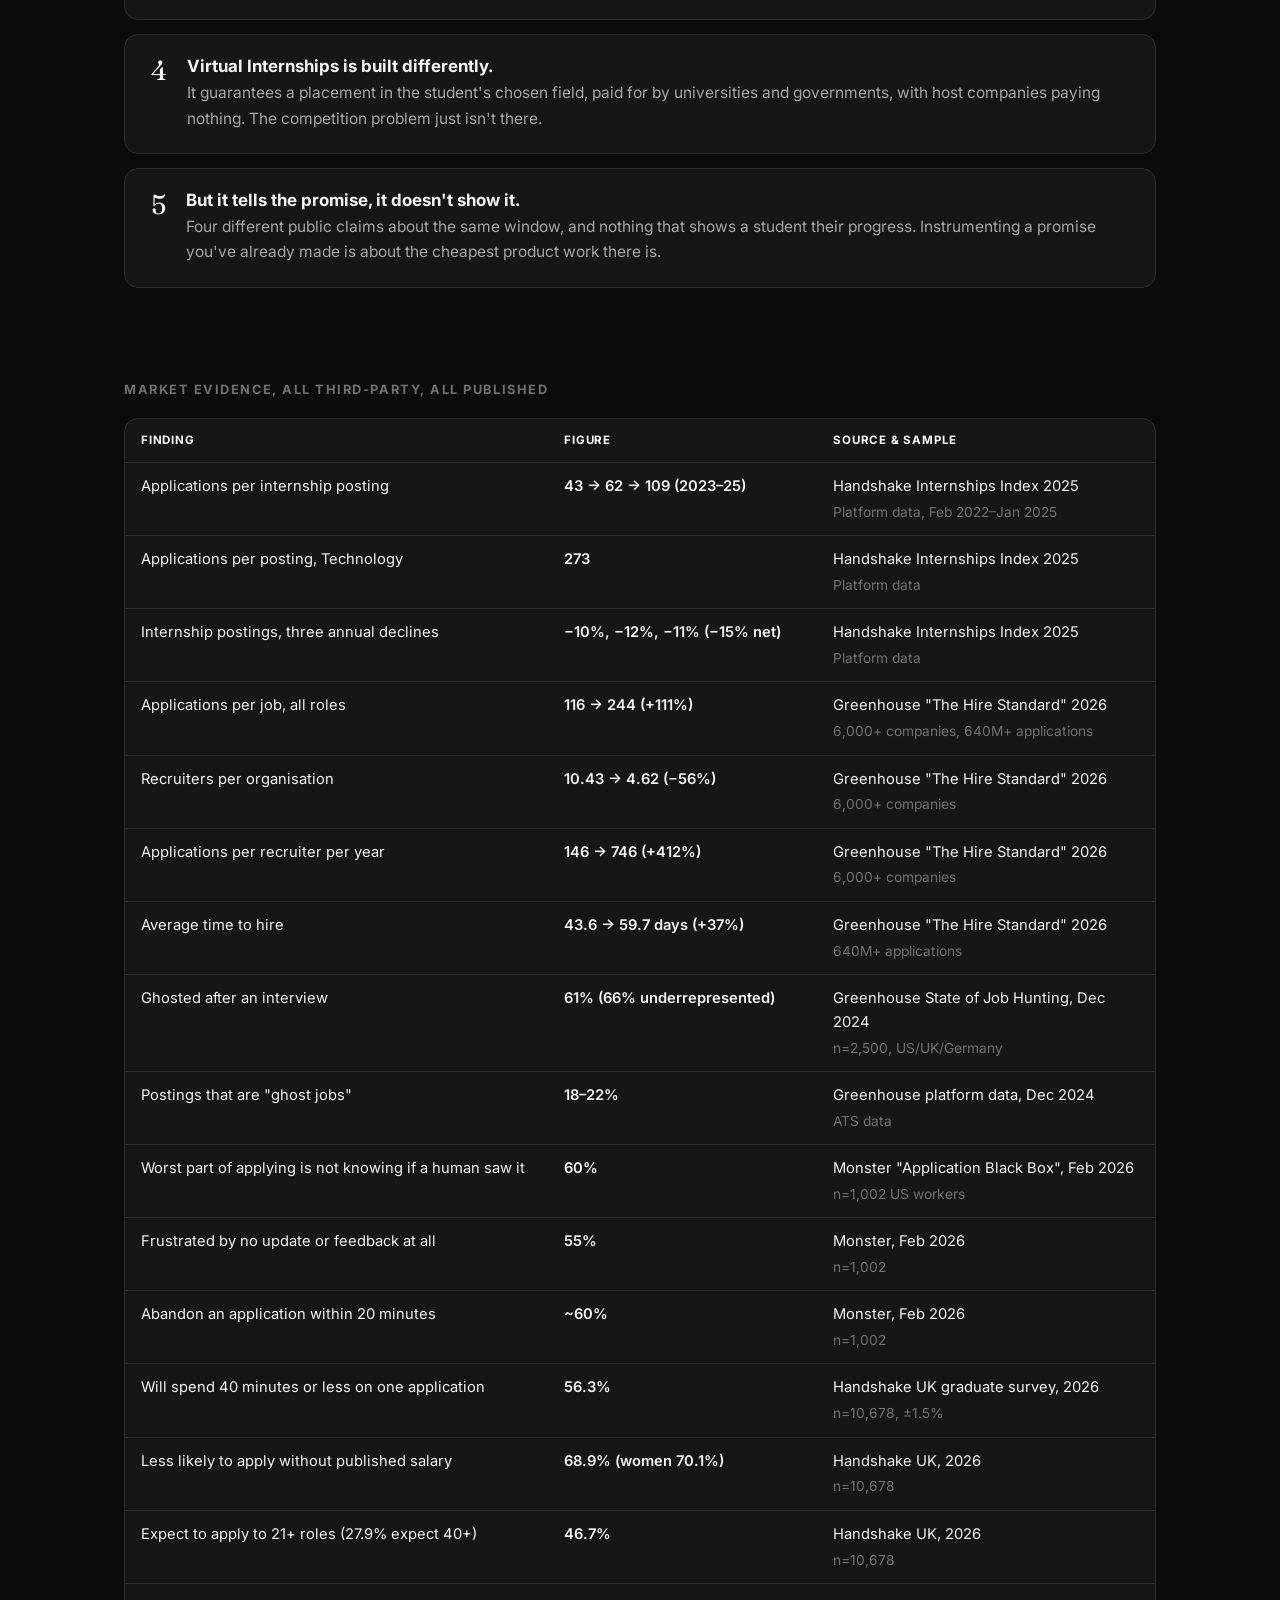
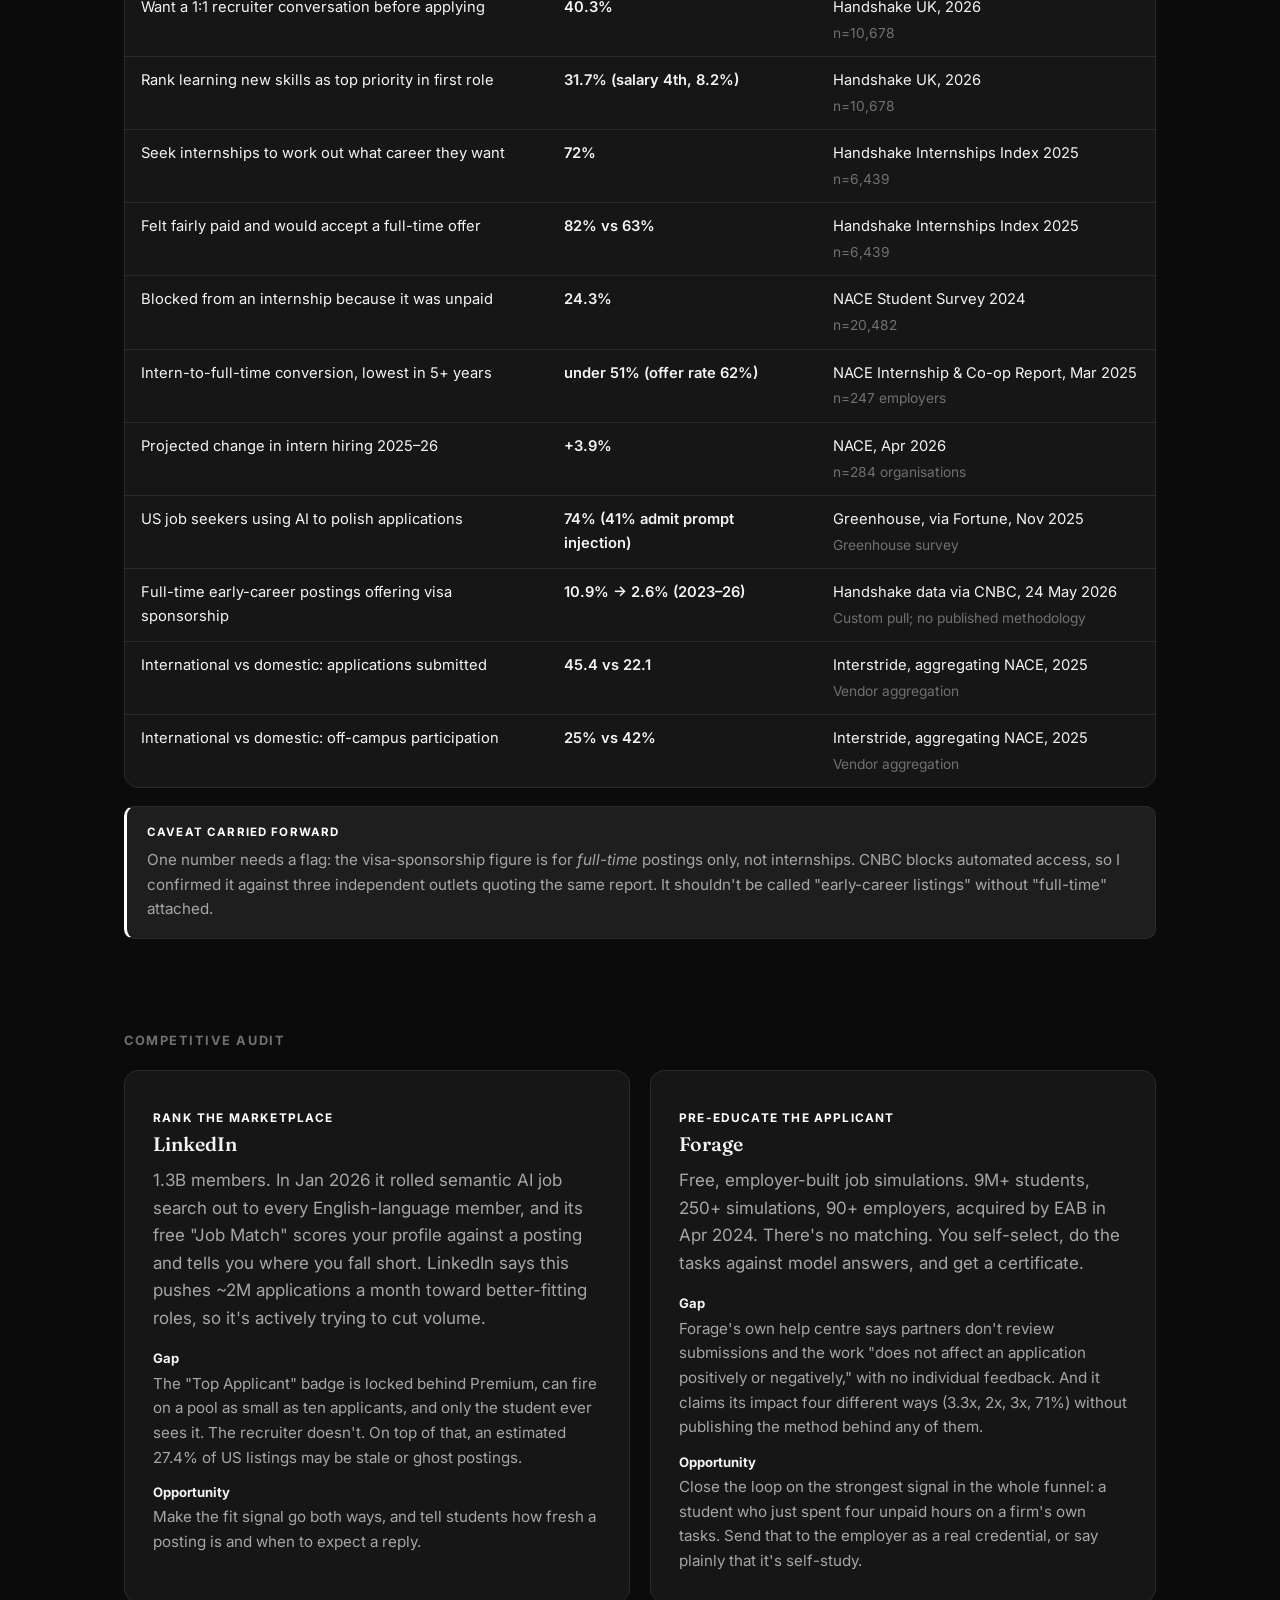
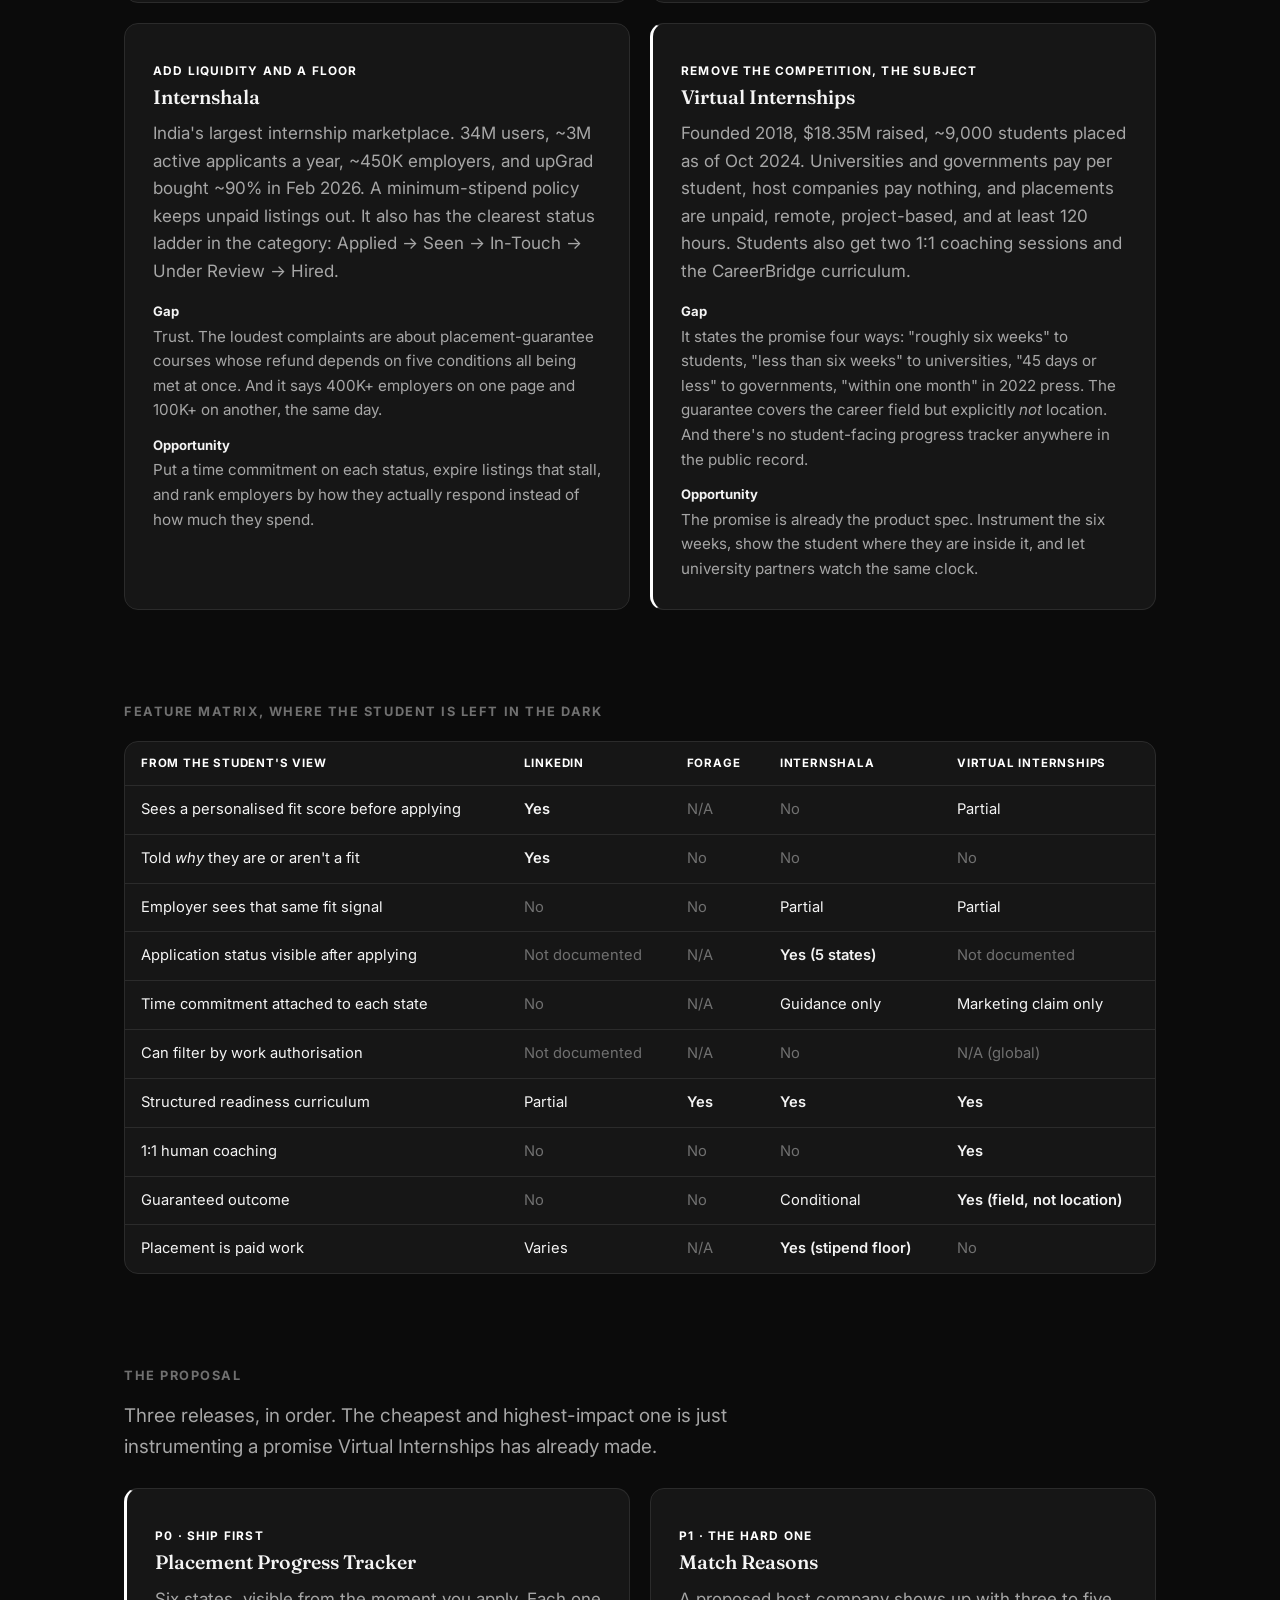
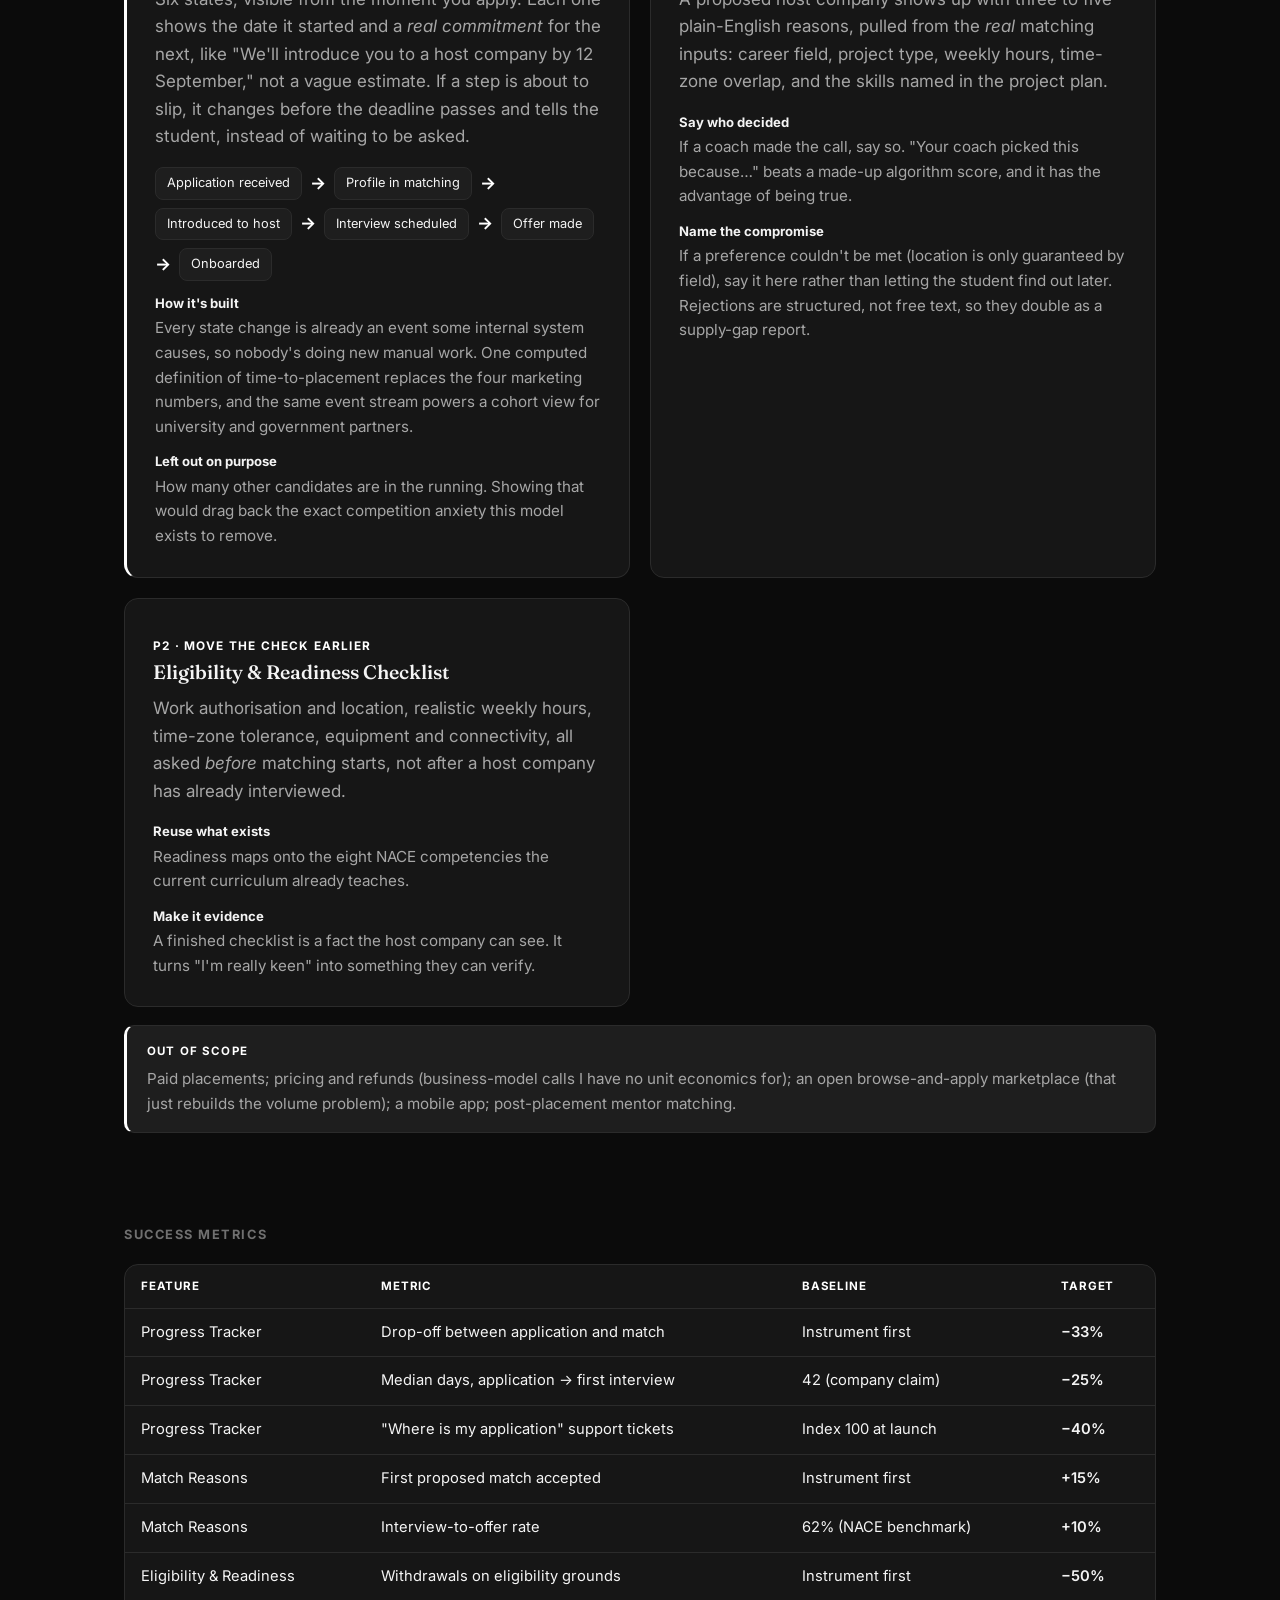
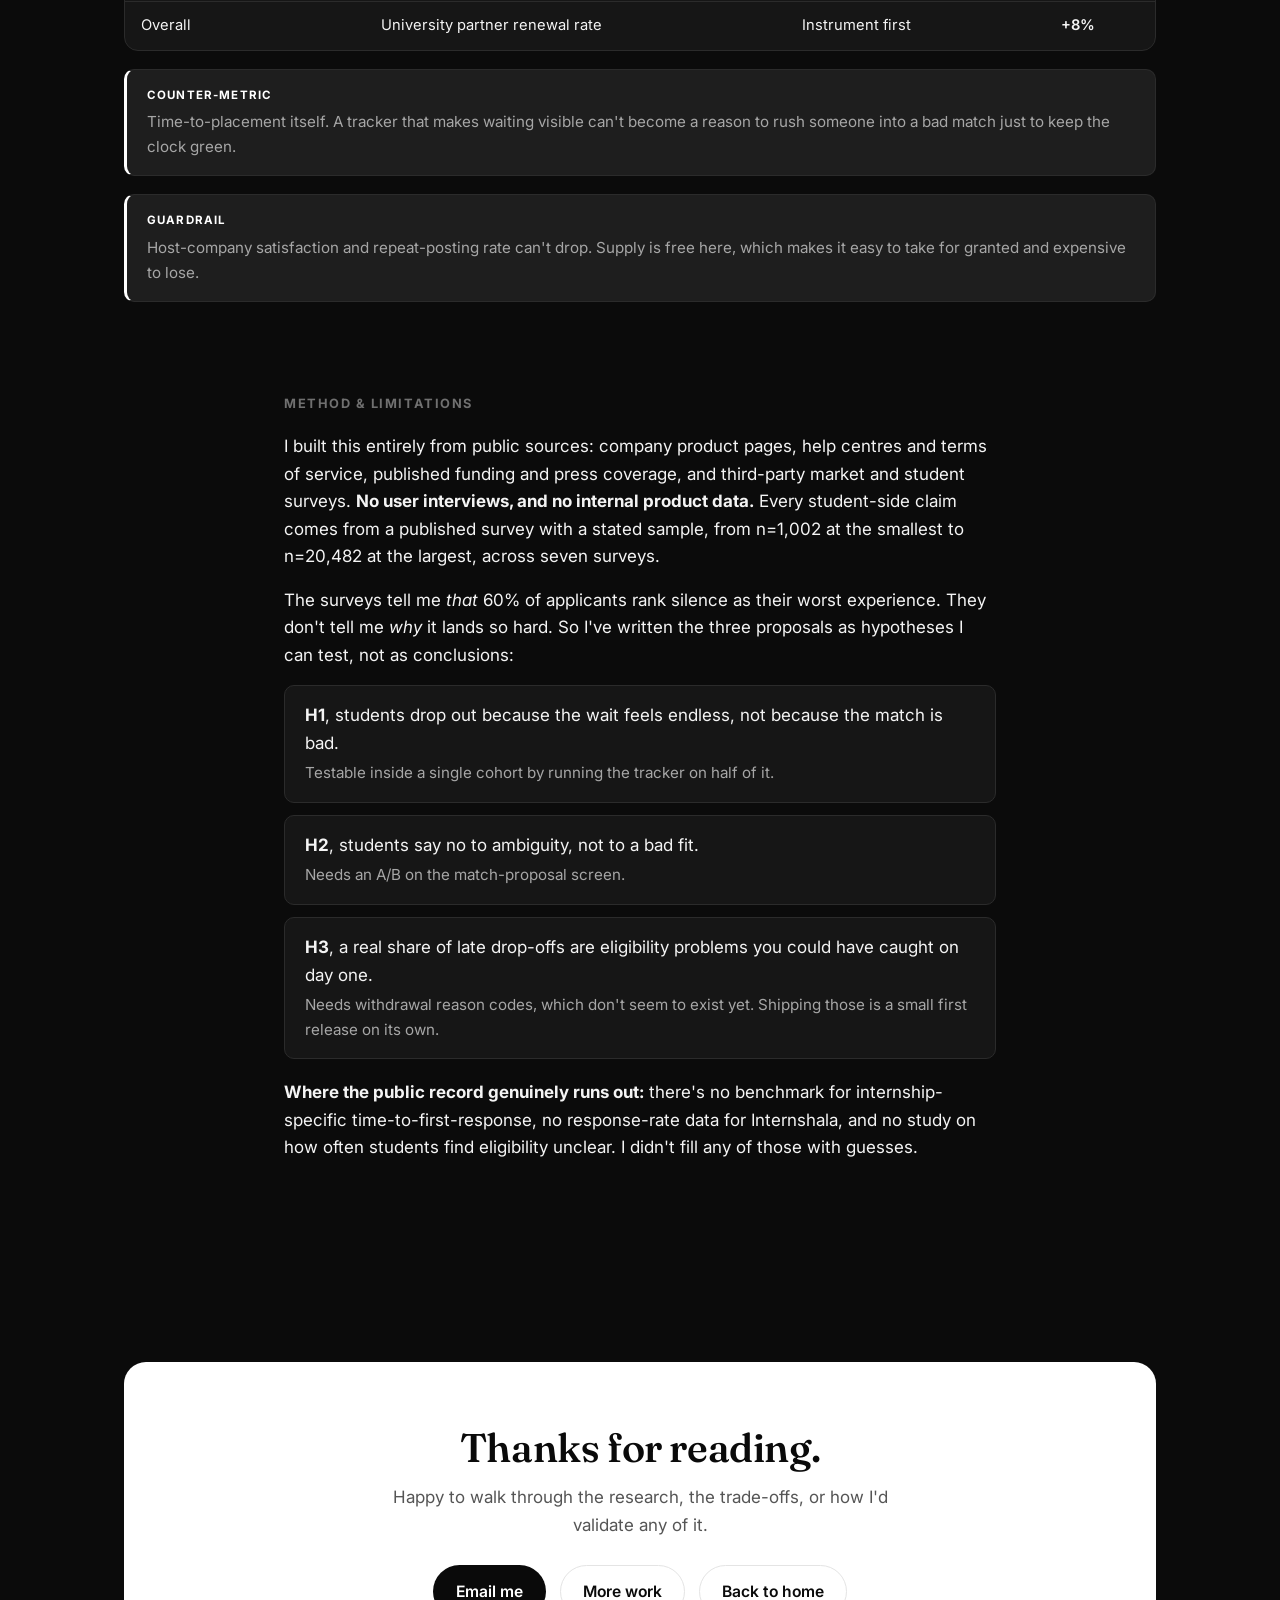
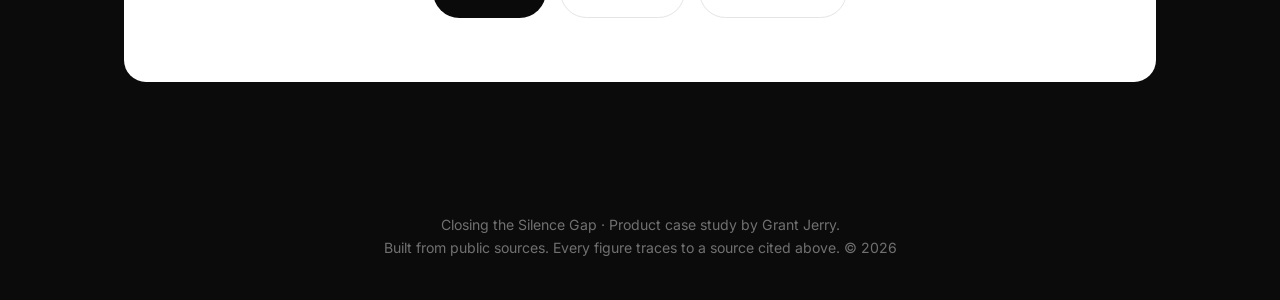
<file: silence-gap.html>
<!DOCTYPE html>
<html lang="en">
<head>
  <meta charset="UTF-8" />
  <meta name="viewport" content="width=device-width, initial-scale=1.0" />
  <title>Closing the Silence Gap, Product Case Study · Grant Jerry</title>
  <meta name="description" content="Why the internship funnel is breaking, and why the fix is showing students the wait, not shortening the search. A product case study on Virtual Internships, built from public sources." />
  <meta property="og:title" content="Closing the Silence Gap, Product Case Study" />
  <meta property="og:description" content="The worst part of applying isn't rejection, it's silence. A sourced product case study on making a guaranteed placement legible." />
  <meta property="og:type" content="article" />
  <meta property="og:url" content="https://grantjerry.vercel.app/silence-gap" />
  <meta property="og:image" content="https://grantjerry.vercel.app/assets/og.png" />
  <meta name="twitter:card" content="summary_large_image" />
  <meta name="twitter:image" content="https://grantjerry.vercel.app/assets/og.png" />
  <link rel="icon" type="image/svg+xml" href="/assets/favicon.svg" />
  <link rel="icon" type="image/png" sizes="32x32" href="/assets/icon-32.png" />
  <link rel="apple-touch-icon" href="/assets/icon-180.png" />
  <link rel="preconnect" href="https://fonts.googleapis.com" />
  <link rel="preconnect" href="https://fonts.gstatic.com" crossorigin />
  <link href="https://fonts.googleapis.com/css2?family=Fraunces:ital,opsz,wght@0,9..144,400..700;1,9..144,400..700&family=Inter:wght@400;500;600;700&display=swap" rel="stylesheet" />
  <link rel="stylesheet" href="/styles/main.css" />
</head>
<body id="top">
  <nav class="nav" id="nav">
    <div class="wrap nav-inner">
      <a class="brand" href="/">Grant Jerry</a>
      <button class="nav-toggle" id="navToggle" aria-label="Menu">☰</button>
      <div class="nav-links" id="navLinks">
        <a href="/#capabilities">Capabilities</a>
        <a href="/#work">Work</a>
        <a href="/#approach">Approach</a>
        <a href="/#faq">FAQ</a>
        <a class="nav-cta" href="/#contact">Connect</a>
      </div>
    </div>
  </nav>

  <header class="cs-hero">
    <div class="wrap">
      <a class="back" href="/">← Back to home</a>
      <p class="eyebrow reveal" style="margin-top:22px;">Product case study · EdTech · Careers</p>
      <h1 class="reveal">Closing the <span class="b">Silence Gap.</span></h1>
      <p class="lead reveal" style="max-width:56ch;margin-top:20px;">Why the internship funnel is breaking, and why the
        fix is showing students the wait, not shortening the search.</p>
      <p class="reveal muted" style="max-width:58ch;margin-top:16px;font-size:1rem;">As part of a recruitment process
        for an EdTech platform, I was asked to put together a product case study. This is it.</p>
      <div class="cs-meta reveal">
        <span class="chip">AI Product Manager · take-home</span>
        <span class="chip">Subject: Virtual Internships</span>
        <span class="chip">August 2026</span>
        <span class="chip">Public sources only</span>
      </div>
      <p class="byline reveal">By <b>Grant Jerry</b> · <a href="mailto:jerrygrantmax@gmail.com">jerrygrantmax@gmail.com</a></p>
    </div>
  </header>

  <!-- Overview -->
  <section class="prose" style="padding-top:30px;">
    <div class="wrap narrow">
      <p class="section-label reveal">The case in one paragraph</p>
      <p class="pull reveal">The worst part of applying isn't rejection. It's silence.</p>
      <p class="reveal">Students are applying more and hearing back less. In two years, applications per internship
        posting went from 43 to 109 while postings fell 15%, and each recruiter now handles 412% more applications with
        56% fewer colleagues. Every big platform is answering this the same way: better search, better ranking, a faster
        route to the apply button. But that isn't what students say hurts. The worst part isn't rejection, it's silence.
        60% say the single most frustrating thing is not knowing whether a human ever looked at their work. So the real
        opportunity sits behind the apply button, not in front of it.</p>
      <p class="reveal">Virtual Internships is the one platform that already takes the competition problem off the table,
        because it guarantees a placement. But it describes how long that takes four different ways across its own site,
        and it never shows a student where they are inside that window. My proposal is simple: make the guarantee
        something you can actually see.</p>
    </div>
  </section>

  <!-- The argument -->
  <section style="padding-top:0;">
    <div class="wrap">
      <p class="section-label reveal">The argument, in five beats</p>
      <div class="beats reveal">
        <div class="beat"><div class="bn">1</div><div><h3>The funnel is jammed, not competitive.</h3><p>Demand per posting has more than doubled, supply shrank, and the people left to reply got fewer. That's arithmetic, not a ranking problem.</p></div></div>
        <div class="beat"><div class="bn">2</div><div><h3>The pain that comes out of it is silence.</h3><p>Ghosting, ghost jobs, no feedback, no status. Students rank this above rejection itself.</p></div></div>
        <div class="beat"><div class="bn">3</div><div><h3>Everyone is fixing the wrong end.</h3><p>LinkedIn ranks better, Forage pre-educates, Internshala adds supply. Every one of them still makes the student beat other students.</p></div></div>
        <div class="beat"><div class="bn">4</div><div><h3>Virtual Internships is built differently.</h3><p>It guarantees a placement in the student's chosen field, paid for by universities and governments, with host companies paying nothing. The competition problem just isn't there.</p></div></div>
        <div class="beat"><div class="bn">5</div><div><h3>But it tells the promise, it doesn't show it.</h3><p>Four different public claims about the same window, and nothing that shows a student their progress. Instrumenting a promise you've already made is about the cheapest product work there is.</p></div></div>
      </div>
    </div>
  </section>

  <!-- Market evidence -->
  <section style="padding-top:0;">
    <div class="wrap">
      <p class="section-label reveal">Market evidence, all third-party, all published</p>
      <div class="tbl-wrap reveal">
        <table class="data">
          <thead><tr><th>Finding</th><th>Figure</th><th>Source &amp; sample</th></tr></thead>
          <tbody>
            <tr><td>Applications per internship posting</td><td class="fig">43 → 62 → 109 (2023–25)</td><td>Handshake Internships Index 2025<span class="src">Platform data, Feb 2022–Jan 2025</span></td></tr>
            <tr><td>Applications per posting, Technology</td><td class="fig">273</td><td>Handshake Internships Index 2025<span class="src">Platform data</span></td></tr>
            <tr><td>Internship postings, three annual declines</td><td class="fig">−10%, −12%, −11% (−15% net)</td><td>Handshake Internships Index 2025<span class="src">Platform data</span></td></tr>
            <tr><td>Applications per job, all roles</td><td class="fig">116 → 244 (+111%)</td><td>Greenhouse "The Hire Standard" 2026<span class="src">6,000+ companies, 640M+ applications</span></td></tr>
            <tr><td>Recruiters per organisation</td><td class="fig">10.43 → 4.62 (−56%)</td><td>Greenhouse "The Hire Standard" 2026<span class="src">6,000+ companies</span></td></tr>
            <tr><td>Applications per recruiter per year</td><td class="fig">146 → 746 (+412%)</td><td>Greenhouse "The Hire Standard" 2026<span class="src">6,000+ companies</span></td></tr>
            <tr><td>Average time to hire</td><td class="fig">43.6 → 59.7 days (+37%)</td><td>Greenhouse "The Hire Standard" 2026<span class="src">640M+ applications</span></td></tr>
            <tr><td>Ghosted after an interview</td><td class="fig">61% (66% underrepresented)</td><td>Greenhouse State of Job Hunting, Dec 2024<span class="src">n=2,500, US/UK/Germany</span></td></tr>
            <tr><td>Postings that are "ghost jobs"</td><td class="fig">18–22%</td><td>Greenhouse platform data, Dec 2024<span class="src">ATS data</span></td></tr>
            <tr><td>Worst part of applying is not knowing if a human saw it</td><td class="fig">60%</td><td>Monster "Application Black Box", Feb 2026<span class="src">n=1,002 US workers</span></td></tr>
            <tr><td>Frustrated by no update or feedback at all</td><td class="fig">55%</td><td>Monster, Feb 2026<span class="src">n=1,002</span></td></tr>
            <tr><td>Abandon an application within 20 minutes</td><td class="fig">~60%</td><td>Monster, Feb 2026<span class="src">n=1,002</span></td></tr>
            <tr><td>Will spend 40 minutes or less on one application</td><td class="fig">56.3%</td><td>Handshake UK graduate survey, 2026<span class="src">n=10,678, ±1.5%</span></td></tr>
            <tr><td>Less likely to apply without published salary</td><td class="fig">68.9% (women 70.1%)</td><td>Handshake UK, 2026<span class="src">n=10,678</span></td></tr>
            <tr><td>Expect to apply to 21+ roles (27.9% expect 40+)</td><td class="fig">46.7%</td><td>Handshake UK, 2026<span class="src">n=10,678</span></td></tr>
            <tr><td>Want a 1:1 recruiter conversation before applying</td><td class="fig">40.3%</td><td>Handshake UK, 2026<span class="src">n=10,678</span></td></tr>
            <tr><td>Rank learning new skills as top priority in first role</td><td class="fig">31.7% (salary 4th, 8.2%)</td><td>Handshake UK, 2026<span class="src">n=10,678</span></td></tr>
            <tr><td>Seek internships to work out what career they want</td><td class="fig">72%</td><td>Handshake Internships Index 2025<span class="src">n=6,439</span></td></tr>
            <tr><td>Felt fairly paid and would accept a full-time offer</td><td class="fig">82% vs 63%</td><td>Handshake Internships Index 2025<span class="src">n=6,439</span></td></tr>
            <tr><td>Blocked from an internship because it was unpaid</td><td class="fig">24.3%</td><td>NACE Student Survey 2024<span class="src">n=20,482</span></td></tr>
            <tr><td>Intern-to-full-time conversion, lowest in 5+ years</td><td class="fig">under 51% (offer rate 62%)</td><td>NACE Internship &amp; Co-op Report, Mar 2025<span class="src">n=247 employers</span></td></tr>
            <tr><td>Projected change in intern hiring 2025–26</td><td class="fig">+3.9%</td><td>NACE, Apr 2026<span class="src">n=284 organisations</span></td></tr>
            <tr><td>US job seekers using AI to polish applications</td><td class="fig">74% (41% admit prompt injection)</td><td>Greenhouse, via Fortune, Nov 2025<span class="src">Greenhouse survey</span></td></tr>
            <tr><td>Full-time early-career postings offering visa sponsorship</td><td class="fig">10.9% → 2.6% (2023–26)</td><td>Handshake data via CNBC, 24 May 2026<span class="src">Custom pull; no published methodology</span></td></tr>
            <tr><td>International vs domestic: applications submitted</td><td class="fig">45.4 vs 22.1</td><td>Interstride, aggregating NACE, 2025<span class="src">Vendor aggregation</span></td></tr>
            <tr><td>International vs domestic: off-campus participation</td><td class="fig">25% vs 42%</td><td>Interstride, aggregating NACE, 2025<span class="src">Vendor aggregation</span></td></tr>
          </tbody>
        </table>
      </div>
      <div class="callout reveal">
        <div class="lbl">Caveat carried forward</div>
        <p>One number needs a flag: the visa-sponsorship figure is for <em>full-time</em> postings only, not
          internships. CNBC blocks automated access, so I confirmed it against three independent outlets quoting the same
          report. It shouldn't be called "early-career listings" without "full-time" attached.</p>
      </div>
    </div>
  </section>

  <!-- Competitive audit -->
  <section style="padding-top:0;">
    <div class="wrap">
      <p class="section-label reveal">Competitive audit</p>
      <div class="decisions reveal">
        <div class="decision">
          <div class="type">Rank the marketplace</div>
          <h3>LinkedIn</h3>
          <p class="muted">1.3B members. In Jan 2026 it rolled semantic AI job search out to every English-language member, and its free "Job Match" scores your profile against a posting and tells you where you fall short. LinkedIn says this pushes ~2M applications a month toward better-fitting roles, so it's actively trying to cut volume.</p>
          <dl>
            <dt>Gap</dt><dd>The "Top Applicant" badge is locked behind Premium, can fire on a pool as small as ten applicants, and only the student ever sees it. The recruiter doesn't. On top of that, an estimated 27.4% of US listings may be stale or ghost postings.</dd>
            <dt>Opportunity</dt><dd>Make the fit signal go both ways, and tell students how fresh a posting is and when to expect a reply.</dd>
          </dl>
        </div>
        <div class="decision">
          <div class="type">Pre-educate the applicant</div>
          <h3>Forage</h3>
          <p class="muted">Free, employer-built job simulations. 9M+ students, 250+ simulations, 90+ employers, acquired by EAB in Apr 2024. There's no matching. You self-select, do the tasks against model answers, and get a certificate.</p>
          <dl>
            <dt>Gap</dt><dd>Forage's own help centre says partners don't review submissions and the work "does not affect an application positively or negatively," with no individual feedback. And it claims its impact four different ways (3.3x, 2x, 3x, 71%) without publishing the method behind any of them.</dd>
            <dt>Opportunity</dt><dd>Close the loop on the strongest signal in the whole funnel: a student who just spent four unpaid hours on a firm's own tasks. Send that to the employer as a real credential, or say plainly that it's self-study.</dd>
          </dl>
        </div>
        <div class="decision">
          <div class="type">Add liquidity and a floor</div>
          <h3>Internshala</h3>
          <p class="muted">India's largest internship marketplace. 34M users, ~3M active applicants a year, ~450K employers, and upGrad bought ~90% in Feb 2026. A minimum-stipend policy keeps unpaid listings out. It also has the clearest status ladder in the category: Applied → Seen → In-Touch → Under Review → Hired.</p>
          <dl>
            <dt>Gap</dt><dd>Trust. The loudest complaints are about placement-guarantee courses whose refund depends on five conditions all being met at once. And it says 400K+ employers on one page and 100K+ on another, the same day.</dd>
            <dt>Opportunity</dt><dd>Put a time commitment on each status, expire listings that stall, and rank employers by how they actually respond instead of how much they spend.</dd>
          </dl>
        </div>
        <div class="decision" style="border-left:3px solid var(--accent);">
          <div class="type">Remove the competition, the subject</div>
          <h3>Virtual Internships</h3>
          <p class="muted">Founded 2018, $18.35M raised, ~9,000 students placed as of Oct 2024. Universities and governments pay per student, host companies pay nothing, and placements are unpaid, remote, project-based, and at least 120 hours. Students also get two 1:1 coaching sessions and the CareerBridge curriculum.</p>
          <dl>
            <dt>Gap</dt><dd>It states the promise four ways: "roughly six weeks" to students, "less than six weeks" to universities, "45 days or less" to governments, "within one month" in 2022 press. The guarantee covers the career field but explicitly <em>not</em> location. And there's no student-facing progress tracker anywhere in the public record.</dd>
            <dt>Opportunity</dt><dd>The promise is already the product spec. Instrument the six weeks, show the student where they are inside it, and let university partners watch the same clock.</dd>
          </dl>
        </div>
      </div>
    </div>
  </section>

  <!-- Feature matrix -->
  <section style="padding-top:0;">
    <div class="wrap">
      <p class="section-label reveal">Feature matrix, where the student is left in the dark</p>
      <div class="tbl-wrap reveal">
        <table class="data">
          <thead><tr><th>From the student's view</th><th>LinkedIn</th><th>Forage</th><th>Internshala</th><th>Virtual Internships</th></tr></thead>
          <tbody>
            <tr><td>Sees a personalised fit score before applying</td><td class="yes">Yes</td><td class="no">N/A</td><td class="no">No</td><td>Partial</td></tr>
            <tr><td>Told <em>why</em> they are or aren't a fit</td><td class="yes">Yes</td><td class="no">No</td><td class="no">No</td><td class="no">No</td></tr>
            <tr><td>Employer sees that same fit signal</td><td class="no">No</td><td class="no">No</td><td>Partial</td><td>Partial</td></tr>
            <tr><td>Application status visible after applying</td><td class="no">Not documented</td><td class="no">N/A</td><td class="yes">Yes (5 states)</td><td class="no">Not documented</td></tr>
            <tr><td>Time commitment attached to each state</td><td class="no">No</td><td class="no">N/A</td><td>Guidance only</td><td>Marketing claim only</td></tr>
            <tr><td>Can filter by work authorisation</td><td class="no">Not documented</td><td class="no">N/A</td><td class="no">No</td><td class="no">N/A (global)</td></tr>
            <tr><td>Structured readiness curriculum</td><td>Partial</td><td class="yes">Yes</td><td class="yes">Yes</td><td class="yes">Yes</td></tr>
            <tr><td>1:1 human coaching</td><td class="no">No</td><td class="no">No</td><td class="no">No</td><td class="yes">Yes</td></tr>
            <tr><td>Guaranteed outcome</td><td class="no">No</td><td class="no">No</td><td>Conditional</td><td class="yes">Yes (field, not location)</td></tr>
            <tr><td>Placement is paid work</td><td>Varies</td><td class="no">N/A</td><td class="yes">Yes (stipend floor)</td><td class="no">No</td></tr>
          </tbody>
        </table>
      </div>
    </div>
  </section>

  <!-- The proposal -->
  <section style="padding-top:0;">
    <div class="wrap">
      <p class="section-label reveal">The proposal</p>
      <p class="lead reveal" style="max-width:60ch;margin:-4px 0 26px;">Three releases, in order. The cheapest and
        highest-impact one is just instrumenting a promise Virtual Internships has already made.</p>
      <div class="decisions reveal">
        <div class="decision" style="border-left:3px solid var(--accent);">
          <div class="type">P0 · Ship first</div>
          <h3>Placement Progress Tracker</h3>
          <p class="muted">Six states, visible from the moment you apply. Each one shows the date it started and a
            <em>real commitment</em> for the next, like "We'll introduce you to a host company by 12 September," not a
            vague estimate. If a step is about to slip, it changes before the deadline passes and tells the student,
            instead of waiting to be asked.</p>
          <div class="states">
            <span class="st">Application received</span><span class="sep">→</span>
            <span class="st">Profile in matching</span><span class="sep">→</span>
            <span class="st">Introduced to host</span><span class="sep">→</span>
            <span class="st">Interview scheduled</span><span class="sep">→</span>
            <span class="st">Offer made</span><span class="sep">→</span>
            <span class="st">Onboarded</span>
          </div>
          <dl>
            <dt>How it's built</dt><dd>Every state change is already an event some internal system causes, so nobody's doing new manual work. One computed definition of time-to-placement replaces the four marketing numbers, and the same event stream powers a cohort view for university and government partners.</dd>
            <dt>Left out on purpose</dt><dd>How many other candidates are in the running. Showing that would drag back the exact competition anxiety this model exists to remove.</dd>
          </dl>
        </div>
        <div class="decision">
          <div class="type">P1 · The hard one</div>
          <h3>Match Reasons</h3>
          <p class="muted">A proposed host company shows up with three to five plain-English reasons, pulled from the
            <em>real</em> matching inputs: career field, project type, weekly hours, time-zone overlap, and the skills
            named in the project plan.</p>
          <dl>
            <dt>Say who decided</dt><dd>If a coach made the call, say so. "Your coach picked this because…" beats a made-up algorithm score, and it has the advantage of being true.</dd>
            <dt>Name the compromise</dt><dd>If a preference couldn't be met (location is only guaranteed by field), say it here rather than letting the student find out later. Rejections are structured, not free text, so they double as a supply-gap report.</dd>
          </dl>
        </div>
        <div class="decision">
          <div class="type">P2 · Move the check earlier</div>
          <h3>Eligibility &amp; Readiness Checklist</h3>
          <p class="muted">Work authorisation and location, realistic weekly hours, time-zone tolerance, equipment and
            connectivity, all asked <em>before</em> matching starts, not after a host company has already
            interviewed.</p>
          <dl>
            <dt>Reuse what exists</dt><dd>Readiness maps onto the eight NACE competencies the current curriculum already teaches.</dd>
            <dt>Make it evidence</dt><dd>A finished checklist is a fact the host company can see. It turns "I'm really keen" into something they can verify.</dd>
          </dl>
        </div>
      </div>
      <div class="callout reveal">
        <div class="lbl">Out of scope</div>
        <p>Paid placements; pricing and refunds (business-model calls I have no unit economics for); an open
          browse-and-apply marketplace (that just rebuilds the volume problem); a mobile app; post-placement mentor
          matching.</p>
      </div>
    </div>
  </section>

  <!-- Success metrics -->
  <section style="padding-top:0;">
    <div class="wrap">
      <p class="section-label reveal">Success metrics</p>
      <div class="tbl-wrap reveal">
        <table class="data">
          <thead><tr><th>Feature</th><th>Metric</th><th>Baseline</th><th>Target</th></tr></thead>
          <tbody>
            <tr><td>Progress Tracker</td><td>Drop-off between application and match</td><td>Instrument first</td><td class="fig">−33%</td></tr>
            <tr><td>Progress Tracker</td><td>Median days, application → first interview</td><td>42 (company claim)</td><td class="fig">−25%</td></tr>
            <tr><td>Progress Tracker</td><td>"Where is my application" support tickets</td><td>Index 100 at launch</td><td class="fig">−40%</td></tr>
            <tr><td>Match Reasons</td><td>First proposed match accepted</td><td>Instrument first</td><td class="fig">+15%</td></tr>
            <tr><td>Match Reasons</td><td>Interview-to-offer rate</td><td>62% (NACE benchmark)</td><td class="fig">+10%</td></tr>
            <tr><td>Eligibility &amp; Readiness</td><td>Withdrawals on eligibility grounds</td><td>Instrument first</td><td class="fig">−50%</td></tr>
            <tr><td>Overall</td><td>University partner renewal rate</td><td>Instrument first</td><td class="fig">+8%</td></tr>
          </tbody>
        </table>
      </div>
      <div class="callout reveal">
        <div class="lbl">Counter-metric</div>
        <p>Time-to-placement itself. A tracker that makes waiting visible can't become a reason to rush someone into a
          bad match just to keep the clock green.</p>
      </div>
      <div class="callout reveal">
        <div class="lbl">Guardrail</div>
        <p>Host-company satisfaction and repeat-posting rate can't drop. Supply is free here, which makes it easy to
          take for granted and expensive to lose.</p>
      </div>
    </div>
  </section>

  <!-- Method & limitations -->
  <section class="prose" style="padding-top:0;">
    <div class="wrap narrow">
      <p class="section-label reveal">Method &amp; limitations</p>
      <p class="reveal">I built this entirely from public sources: company product pages, help centres and terms of
        service, published funding and press coverage, and third-party market and student surveys. <strong>No user
        interviews, and no internal product data.</strong> Every student-side claim comes from a published survey with a
        stated sample, from n=1,002 at the smallest to n=20,482 at the largest, across seven surveys.</p>
      <p class="reveal">The surveys tell me <em>that</em> 60% of applicants rank silence as their worst experience. They
        don't tell me <em>why</em> it lands so hard. So I've written the three proposals as hypotheses I can test, not as
        conclusions:</p>
      <div class="hyp reveal">
        <div class="h"><b>H1</b>, students drop out because the wait feels endless, not because the match is bad.<p>Testable inside a single cohort by running the tracker on half of it.</p></div>
        <div class="h"><b>H2</b>, students say no to ambiguity, not to a bad fit.<p>Needs an A/B on the match-proposal screen.</p></div>
        <div class="h"><b>H3</b>, a real share of late drop-offs are eligibility problems you could have caught on day one.<p>Needs withdrawal reason codes, which don't seem to exist yet. Shipping those is a small first release on its own.</p></div>
      </div>
      <p class="reveal" style="margin-top:20px;"><strong>Where the public record genuinely runs out:</strong> there's no
        benchmark for internship-specific time-to-first-response, no response-rate data for Internshala, and no study on
        how often students find eligibility unclear. I didn't fill any of those with guesses.</p>
    </div>
  </section>

  <section id="contact">
    <div class="wrap">
      <div class="contact reveal">
        <h2>Thanks for reading.</h2>
        <p>Happy to walk through the research, the trade-offs, or how I'd validate any of it.</p>
        <div class="links">
          <a class="btn btn-primary" href="mailto:jerrygrantmax@gmail.com">Email me</a>
          <a class="btn btn-ghost" href="/#work">More work</a>
          <a class="btn btn-ghost" href="/">Back to home</a>
        </div>
      </div>
    </div>
  </section>

  <footer>
    <div class="wrap">
      Closing the Silence Gap · Product case study by Grant Jerry.<br />
      Built from public sources. Every figure traces to a source cited above. © <span id="year"></span>
    </div>
  </footer>

  <script src="/scripts/main.js"></script>
</body>
</html>
</file>
<file: styles/main.css>
/* ============================================================
   Grant Jerry, Portfolio. Hand-crafted, dependency-free.
   Monochrome: black background, white text.
   ============================================================ */

:root {
  --bg:        #0b0b0b;   /* black background */
  --surface:   #161616;   /* cards, a hair lighter than bg */
  --panel:     #1e1e1e;   /* chips / tags */
  --ink:       #f4f4f4;   /* white text */
  --muted:     #a6a6a6;
  --faint:     #707070;
  --line:      #2b2b2b;
  --accent:    #ffffff;   /* mono, white */
  --accent-2:  #ffffff;
  --accent-lt: #0a0a0a;   /* accent on the white contrast blocks = black */
  --sage:      #ffffff;
  --dark:      #ffffff;   /* band + contact invert to white blocks */
  --dark-ink:  #0a0a0a;
  --dark-mut:  #555555;
  --dark-line: #e4e4e4;

  --serif: "Fraunces", Georgia, "Times New Roman", serif;
  --sans:  "Inter", -apple-system, BlinkMacSystemFont, "Segoe UI", Roboto, sans-serif;

  --wrap: 1080px;
  --r: 14px;
  --shadow: 0 1px 2px rgba(0,0,0,.05), 0 12px 32px -12px rgba(0,0,0,.16);
}

* { box-sizing: border-box; }
html { scroll-behavior: smooth; }
@media (prefers-reduced-motion: reduce) { html { scroll-behavior: auto; } }

body {
  margin: 0;
  background: var(--bg);
  color: var(--ink);
  font-family: var(--sans);
  font-size: 17px;
  line-height: 1.62;
  -webkit-font-smoothing: antialiased;
  text-rendering: optimizeLegibility;
}

.wrap { max-width: var(--wrap); margin: 0 auto; padding: 0 24px; }
.narrow { max-width: 760px; }

h1, h2, h3 { font-family: var(--serif); font-weight: 560; letter-spacing: -.01em; line-height: 1.1; color: var(--ink); margin: 0; }
h1 { font-size: clamp(2.6rem, 6vw, 4.4rem); }
h2 { font-size: clamp(1.7rem, 3.4vw, 2.5rem); }
h3 { font-size: 1.28rem; letter-spacing: 0; }
p { margin: 0 0 1rem; }
a { color: var(--accent-2); text-decoration: none; }
a:hover { color: var(--accent); }

.eyebrow {
  font-family: var(--sans); font-size: .78rem; font-weight: 600;
  letter-spacing: .14em; text-transform: uppercase; color: var(--accent);
  margin: 0 0 14px;
}
.lead { font-size: 1.18rem; color: var(--muted); }
.muted { color: var(--muted); }
.serif { font-family: var(--serif); }

/* ---------- nav ---------- */
.nav {
  position: sticky; top: 0; z-index: 50;
  background: color-mix(in srgb, var(--bg) 82%, transparent);
  backdrop-filter: saturate(1.4) blur(10px);
  border-bottom: 1px solid transparent;
  transition: border-color .3s;
}
.nav.scrolled { border-color: var(--line); }
.nav-inner { display: flex; align-items: center; justify-content: space-between; height: 64px; }
.brand { font-family: var(--serif); font-size: 1.6rem; font-weight: 700; color: var(--ink); letter-spacing: -.025em; }
.brand:hover { color: var(--ink); }
.nav-links { display: flex; gap: 28px; align-items: center; }
.nav-links a { font-size: .95rem; color: var(--muted); font-weight: 500; }
.nav-links a:hover { color: var(--ink); }
.nav-cta { border: 1px solid var(--line); padding: 8px 16px; border-radius: 999px; background: var(--surface); color: var(--ink) !important; }
.nav-cta:hover { border-color: var(--accent); }
.nav-toggle { display: none; background: none; border: 0; font-size: 1.5rem; color: var(--ink); cursor: pointer; }

/* ---------- buttons + chips ---------- */
.btn {
  display: inline-flex; align-items: center; gap: 8px;
  font-family: var(--sans); font-weight: 600; font-size: .98rem;
  padding: 13px 22px; border-radius: 999px; cursor: pointer; border: 1px solid transparent;
  transition: transform .15s ease, background .2s, border-color .2s;
}
.btn:active { transform: translateY(1px); }
.btn-primary { background: var(--ink); color: var(--bg) !important; }
.btn-primary:hover { background: var(--accent-2); }
.btn-ghost { background: transparent; border-color: var(--line); color: var(--ink) !important; }
.btn-ghost:hover { border-color: var(--accent); }
.chip {
  display: inline-flex; align-items: center; gap: 7px;
  font-size: .82rem; font-weight: 600; color: var(--accent-2);
  background: var(--panel); border: 1px solid var(--line);
  padding: 6px 13px; border-radius: 999px;
}
.chip .dot { width: 6px; height: 6px; border-radius: 50%; background: var(--accent); }

/* ---------- sections ---------- */
section { padding: 92px 0; }
.section-label { font-size: .8rem; font-weight: 700; letter-spacing: .12em; text-transform: uppercase; color: var(--faint); margin-bottom: 18px; }

/* ---------- hero ---------- */
.hero { padding: 84px 0 64px; }
.hero h1 { max-width: 15ch; }
.hero .lead { max-width: 46ch; margin-top: 22px; }
.hero-chips { display: flex; flex-wrap: wrap; gap: 10px; margin: 30px 0 34px; }
.hero-cta { display: flex; flex-wrap: wrap; gap: 12px; }

/* ---------- thread band ---------- */
.band { background: var(--dark); color: var(--dark-ink); border-radius: 22px; padding: 56px 48px; }
.band .section-label { color: var(--dark-mut); }
.band h2 { color: var(--dark-ink); }
.band p { color: var(--dark-mut); font-size: 1.16rem; max-width: 62ch; }
.band .accent { color: var(--accent-lt); font-style: normal; }

/* ---------- work cards ---------- */
.work-grid { display: grid; gap: 22px; }
.card {
  background: var(--surface); border: 1px solid var(--line); border-radius: var(--r);
  padding: 34px; transition: transform .2s ease, box-shadow .2s ease, border-color .2s;
  display: block; color: var(--ink);
}
.card:hover { color: var(--ink); }
a.card:hover { transform: translateY(-3px); box-shadow: var(--shadow); border-color: var(--accent); }
.card .kicker { font-size: .8rem; font-weight: 700; letter-spacing: .1em; text-transform: uppercase; color: var(--accent); }
.card h3 { margin: 10px 0 8px; font-size: 1.5rem; font-family: var(--serif); }
.card .role { font-size: .9rem; color: var(--faint); margin-bottom: 14px; }
.card p { color: var(--muted); margin-bottom: 0; }
.card .more { display: inline-flex; align-items: center; gap: 6px; margin-top: 18px; font-weight: 600; color: var(--accent-2); }
.card-featured { border-left: 3px solid var(--accent); }
.tags { display: flex; flex-wrap: wrap; gap: 8px; margin-top: 18px; }
.tag { font-size: .78rem; color: var(--muted); background: var(--panel); padding: 4px 11px; border-radius: 8px; }

/* ---------- about + skills ---------- */
.about p { font-size: 1.12rem; color: var(--muted); }
.about p strong { color: var(--ink); font-weight: 600; }
.skills { display: grid; grid-template-columns: repeat(3, 1fr); gap: 28px; margin-top: 12px; }
.skills h4 { font-family: var(--sans); font-size: .82rem; letter-spacing: .1em; text-transform: uppercase; color: var(--accent); margin: 0 0 12px; }
.skills ul { margin: 0; padding: 0; list-style: none; }
.skills li { padding: 5px 0; color: var(--muted); border-bottom: 1px solid var(--line); font-size: .96rem; }

/* ---------- case study ---------- */
.cs-hero { padding: 72px 0 40px; }
.cs-hero .back { font-size: .92rem; font-weight: 600; color: var(--muted); }
.cs-meta { display: flex; flex-wrap: wrap; gap: 10px; margin-top: 22px; }
.cs-meta .chip { background: var(--surface); }
.glance { display: grid; grid-template-columns: repeat(4, 1fr); gap: 16px; }
.glance .box { background: var(--surface); border: 1px solid var(--line); border-radius: var(--r); padding: 22px; }
.glance h4 { font-family: var(--sans); font-size: .76rem; letter-spacing: .1em; text-transform: uppercase; color: var(--accent); margin: 0 0 8px; }
.glance p { font-size: .95rem; color: var(--muted); margin: 0; }

.prose h2 { margin-top: 8px; }
.prose > p { color: var(--muted); font-size: 1.08rem; }
.pull { font-family: var(--serif); font-size: clamp(1.5rem,3vw,2.1rem); line-height: 1.25; color: var(--ink); border-left: 3px solid var(--accent); padding: 4px 0 4px 24px; margin: 10px 0 24px; }

.map { display: grid; grid-template-columns: 1fr auto 1fr; gap: 14px 20px; align-items: center; margin: 8px 0; }
.map .from { background: var(--panel); border: 1px solid var(--line); border-radius: 10px; padding: 14px 16px; }
.map .from b { color: var(--ink); }
.map .arrow { color: var(--accent); font-weight: 700; text-align: center; }
.map .to { color: var(--muted); }

/* decision cards */
.decisions { display: grid; grid-template-columns: 1fr 1fr; gap: 20px; }
.decision { background: var(--surface); border: 1px solid var(--line); border-radius: var(--r); padding: 28px; }
.decision .num { font-family: var(--serif); font-size: 2rem; color: var(--panel); -webkit-text-stroke: 1px var(--accent); line-height: 1; }
.decision .type { font-size: .74rem; font-weight: 700; letter-spacing: .1em; text-transform: uppercase; color: var(--accent); margin: 10px 0 6px; }
.decision h3 { font-size: 1.22rem; margin-bottom: 12px; }
.decision dl { margin: 0; }
.decision dt { font-weight: 700; font-size: .82rem; color: var(--ink); margin-top: 12px; }
.decision dd { margin: 2px 0 0; color: var(--muted); font-size: .95rem; }
.decision .ev { margin-top: 14px; font-size: .82rem; color: var(--faint); }

/* screenshot slots */
.shots { display: grid; grid-template-columns: 1fr 1fr; gap: 18px; }
.shot { margin: 0; }
.shot img {
  width: 100%; display: block; border-radius: 12px; border: 1px solid var(--line);
  background: var(--panel); min-height: 200px; box-shadow: var(--shadow);
}
.shot img:not([src]), .shot img[src=""] { min-height: 240px; }
.shot figcaption { margin-top: 10px; font-size: .86rem; color: var(--muted); }
.shot.full { grid-column: 1 / -1; }
.slot-note { font-size: .8rem; color: var(--faint); background: var(--panel); border: 1px dashed var(--line); border-radius: 8px; padding: 6px 12px; display: inline-block; margin-top: 8px; }

/* ---------- footer / contact ---------- */
.contact { background: var(--dark); color: var(--dark-ink); border-radius: 22px; padding: 64px 48px; text-align: center; }
.contact h2 { color: var(--dark-ink); }
.contact p { color: var(--dark-mut); max-width: 46ch; margin: 14px auto 26px; }
.contact .links { display: flex; gap: 14px; justify-content: center; flex-wrap: wrap; }
.contact a.btn-primary { background: var(--accent-lt); color: var(--dark) !important; }
.contact a.btn-primary:hover { background: #333333; }
.contact a.btn-ghost { border-color: var(--dark-line); color: var(--dark-ink) !important; }
footer { padding: 40px 0; color: var(--faint); font-size: .88rem; text-align: center; }

/* ---------- hero: photo-forward + mixed-weight headline ---------- */
.hero-grid { display: grid; grid-template-columns: 1.12fr .88fr; gap: 48px; align-items: center; }
.hero h1, .cs-hero h1 { font-weight: 480; }
.hero h1 .i, .cs-hero h1 .i { font-style: italic; font-weight: 400; }
.hero h1 .b, .cs-hero h1 .b { font-weight: 680; }
.hero-photo img {
  width: 100%; max-width: 360px; aspect-ratio: 4/5; object-fit: cover; margin-left: auto;
  border-radius: 20px; border: 1px solid var(--line); box-shadow: var(--shadow); background: var(--panel); display: block;
}
.hero-photo .ph {
  width: 100%; max-width: 360px; aspect-ratio: 4/5; margin-left: auto; display: flex; align-items: center; justify-content: center;
  border-radius: 20px; border: 1px dashed var(--line); background: var(--panel); color: var(--faint); font-size: .88rem; text-align: center; padding: 20px;
}

/* self-framing triad */
.triad { margin: 26px 0 30px; display: grid; gap: 13px; max-width: 52ch; }
.triad .row { display: flex; gap: 12px; }
.triad .k { font-weight: 700; color: var(--ink); min-width: 74px; }
.triad .v { color: var(--muted); }

/* capabilities */
.caps { display: grid; grid-template-columns: repeat(2, 1fr); gap: 18px; }
.cap { background: var(--surface); border: 1px solid var(--line); border-radius: var(--r); padding: 26px; }
.cap .ic { font-size: 1.5rem; line-height: 1; }
.cap h3 { font-family: var(--sans); font-size: 1.1rem; font-weight: 700; margin: 12px 0 8px; letter-spacing: 0; }
.cap p { color: var(--muted); font-size: .96rem; margin: 0; }

/* process, how I work */
.process { display: grid; grid-template-columns: repeat(3, 1fr); gap: 24px; }
.step .n { font-family: var(--serif); font-size: 1.05rem; color: var(--accent); font-weight: 600; }
.step h3 { font-family: var(--sans); font-size: 1.08rem; font-weight: 700; margin: 6px 0 8px; letter-spacing: 0; }
.step p { color: var(--muted); font-size: .96rem; margin: 0; }

/* testimonial */
.quote { background: var(--surface); border: 1px solid var(--line); border-left: 3px solid var(--accent); border-radius: var(--r); padding: 30px 34px; }
.quote p { font-family: var(--serif); font-size: 1.28rem; line-height: 1.36; color: var(--ink); margin: 0 0 14px; }
.quote .by { color: var(--muted); font-size: .95rem; font-weight: 500; }

/* faq */
.faq details { border-bottom: 1px solid var(--line); padding: 18px 0; }
.faq summary { cursor: pointer; font-weight: 600; font-size: 1.05rem; color: var(--ink); list-style: none; display: flex; justify-content: space-between; align-items: center; gap: 16px; }
.faq summary::-webkit-details-marker { display: none; }
.faq summary::after { content: "+"; color: var(--accent); font-size: 1.4rem; font-weight: 400; }
.faq details[open] summary::after { content: "\2013"; }
.faq p { color: var(--muted); margin: 12px 0 0; }

/* ---------- "get to know me" nav grid ---------- */
.navgrid { display: grid; grid-template-columns: 1fr 1fr; gap: 16px; }
.navtile {
  display: flex; align-items: center; gap: 16px; background: var(--surface);
  border: 1px solid var(--line); border-radius: var(--r); padding: 22px 24px;
  color: var(--ink); transition: transform .2s ease, box-shadow .2s ease, border-color .2s;
}
.navtile:hover { transform: translateY(-2px); box-shadow: var(--shadow); border-color: var(--accent); color: var(--ink); }
.navtile .ic { font-size: 1.55rem; line-height: 1; }
.navtile .t { font-weight: 600; font-size: 1.05rem; display: block; }
.navtile .d { font-size: .88rem; color: var(--muted); margin-top: 2px; display: block; }
.navtile .arr { margin-left: auto; color: var(--accent); font-weight: 700; }

/* ---------- by the numbers ---------- */
.stats { display: grid; grid-template-columns: repeat(3, 1fr); gap: 20px; }
.stat { text-align: center; padding: 18px; }
.stat .n { font-family: var(--serif); font-size: clamp(2.4rem, 5vw, 3.4rem); color: var(--ink); line-height: 1; letter-spacing: -.02em; }
.stat .l { color: var(--muted); font-size: .95rem; margin-top: 10px; }
.stat + .stat { border-left: 1px solid var(--line); }

/* ---------- reveal animation ---------- */
.reveal { opacity: 0; transform: translateY(16px); transition: opacity .7s ease, transform .7s ease; }
.reveal.in { opacity: 1; transform: none; }
@media (prefers-reduced-motion: reduce) { .reveal { opacity: 1; transform: none; transition: none; } }

/* ---------- standalone case study: byline, tables, beats, callouts ---------- */
.byline { color: var(--muted); font-size: .95rem; margin-top: 22px; }
.byline b { color: var(--ink); font-weight: 600; }
.byline a { color: var(--accent-2); }

.tbl-wrap { overflow-x: auto; border: 1px solid var(--line); border-radius: var(--r); background: var(--surface); -webkit-overflow-scrolling: touch; }
table.data { width: 100%; border-collapse: collapse; font-size: .92rem; min-width: 640px; }
table.data th, table.data td { text-align: left; padding: 12px 16px; border-bottom: 1px solid var(--line); vertical-align: top; }
table.data thead th { font-family: var(--sans); font-size: .72rem; letter-spacing: .07em; text-transform: uppercase; color: var(--accent); font-weight: 700; white-space: nowrap; }
table.data tbody tr:last-child td { border-bottom: 0; }
table.data .fig { color: var(--ink); font-weight: 600; }
table.data .src { color: var(--faint); font-size: .86rem; display: block; margin-top: 2px; }
table.data .yes { color: var(--ink); font-weight: 600; }
table.data .no { color: var(--faint); }
.tbl-note { font-size: .82rem; color: var(--faint); margin-top: 12px; }

.beats { display: grid; gap: 14px; }
.beat { display: grid; grid-template-columns: auto 1fr; gap: 20px; align-items: start; background: var(--surface); border: 1px solid var(--line); border-radius: var(--r); padding: 22px 26px; }
.beat .bn { font-family: var(--serif); font-size: 1.7rem; color: var(--accent); line-height: 1; }
.beat h3 { font-family: var(--sans); font-size: 1.06rem; font-weight: 700; letter-spacing: 0; margin: 0 0 5px; }
.beat p { margin: 0; color: var(--muted); font-size: .97rem; }

.states { display: flex; flex-wrap: wrap; gap: 8px; align-items: center; margin: 14px 0 4px; }
.states .st { font-size: .8rem; color: var(--ink); background: var(--panel); border: 1px solid var(--line); padding: 5px 11px; border-radius: 8px; }
.states .sep { color: var(--accent); font-weight: 700; }

.callout { background: var(--panel); border: 1px solid var(--line); border-left: 3px solid var(--accent); border-radius: 10px; padding: 16px 20px; margin: 18px 0 0; }
.callout .lbl { font-size: .72rem; font-weight: 700; letter-spacing: .1em; text-transform: uppercase; color: var(--accent); margin-bottom: 6px; }
.callout p { margin: 0; color: var(--muted); font-size: .95rem; }

.hyp { display: grid; gap: 12px; margin-top: 10px; }
.hyp .h { background: var(--surface); border: 1px solid var(--line); border-radius: 10px; padding: 16px 20px; }
.hyp .h b { color: var(--ink); }
.hyp .h p { margin: 4px 0 0; color: var(--muted); font-size: .95rem; }

/* ---------- responsive ---------- */
@media (max-width: 860px) {
  .skills, .glance { grid-template-columns: 1fr 1fr; }
  .decisions, .shots, .map { grid-template-columns: 1fr; }
  .map .arrow { display: none; }
  .navgrid { grid-template-columns: 1fr; }
  .hero-grid { grid-template-columns: 1fr; }
  .hero-photo img, .hero-photo .ph { max-width: 300px; margin: 0; }
  .caps, .process { grid-template-columns: 1fr; }
}
@media (max-width: 620px) {
  body { font-size: 16px; }
  section { padding: 68px 0; }
  .skills, .glance { grid-template-columns: 1fr; }
  .stats { grid-template-columns: 1fr; }
  .stat + .stat { border-left: 0; border-top: 1px solid var(--line); }
  .band, .contact { padding: 40px 26px; }
  .nav-links { display: none; }
  .nav-links.open {
    display: flex; flex-direction: column; position: absolute; top: 64px; left: 0; right: 0;
    background: var(--surface); border-bottom: 1px solid var(--line); padding: 18px 24px; gap: 16px;
  }
  .nav-toggle { display: block; }
}
</file>
